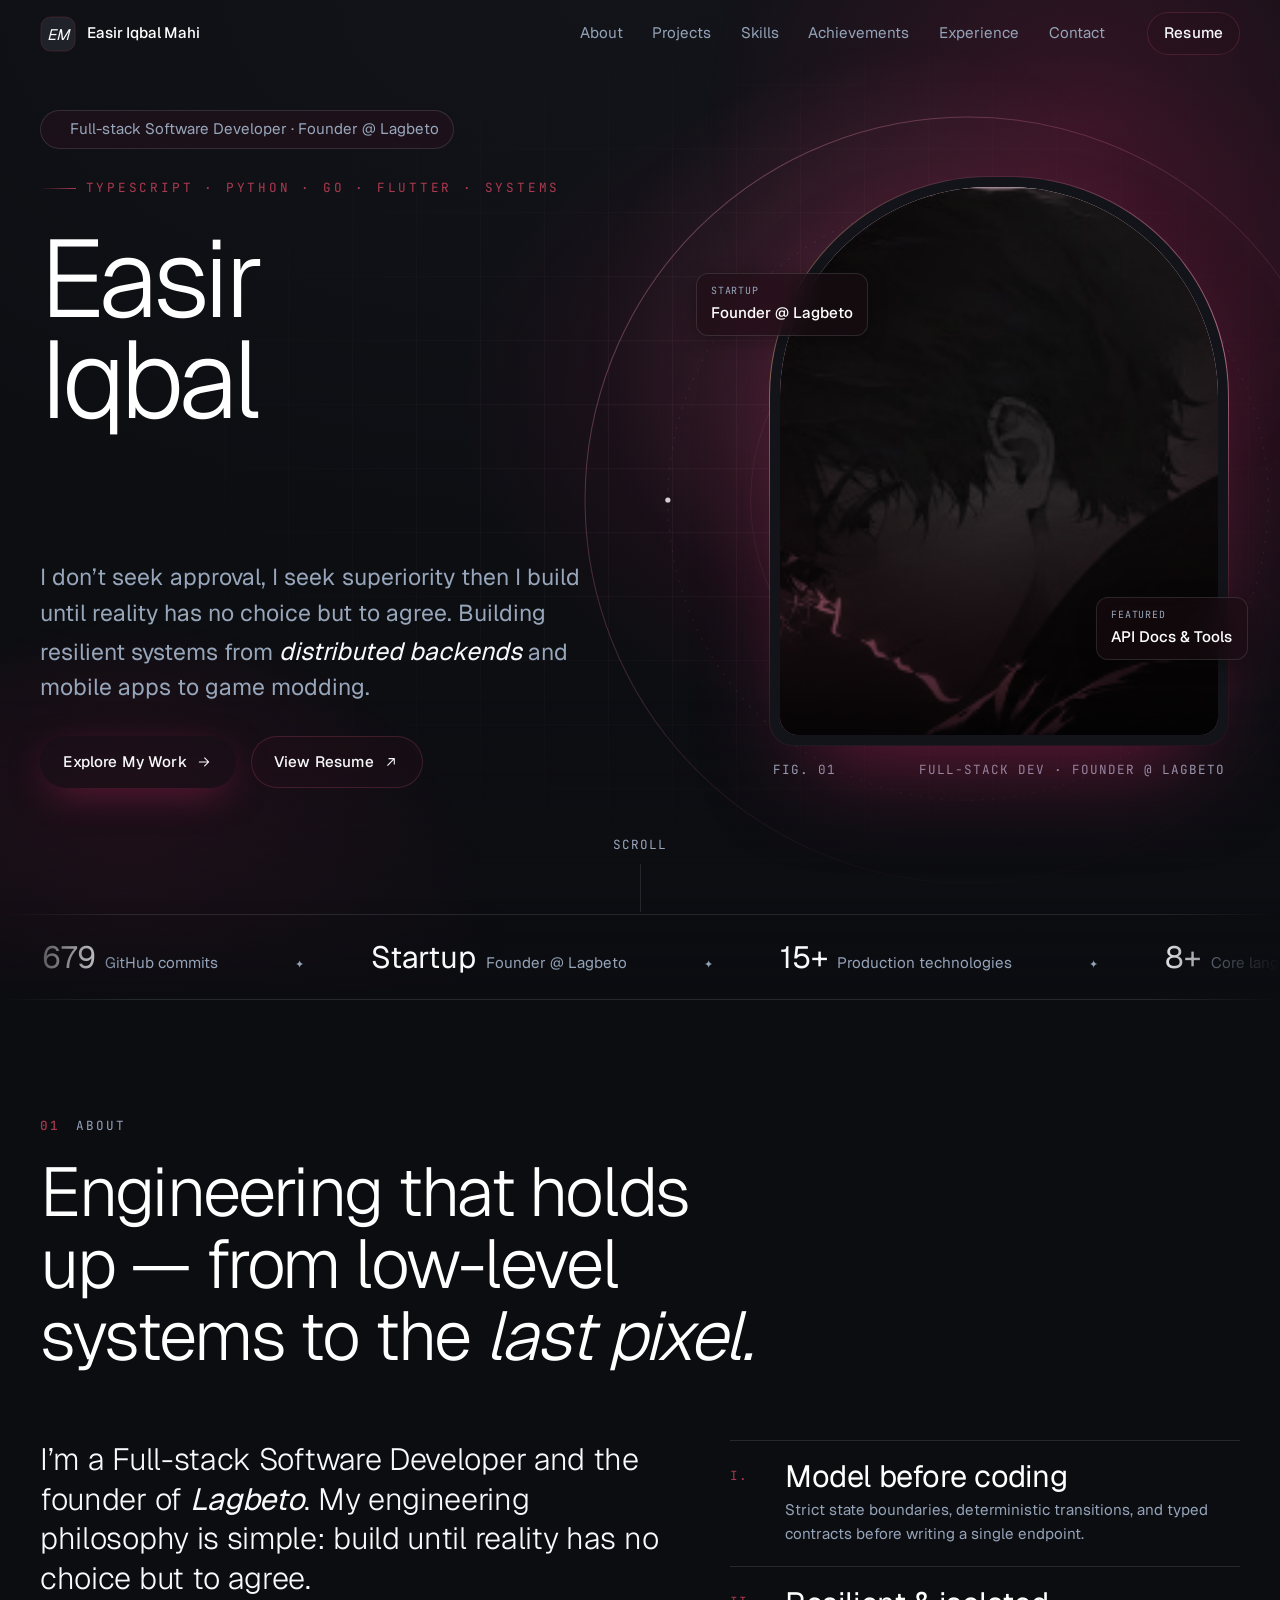
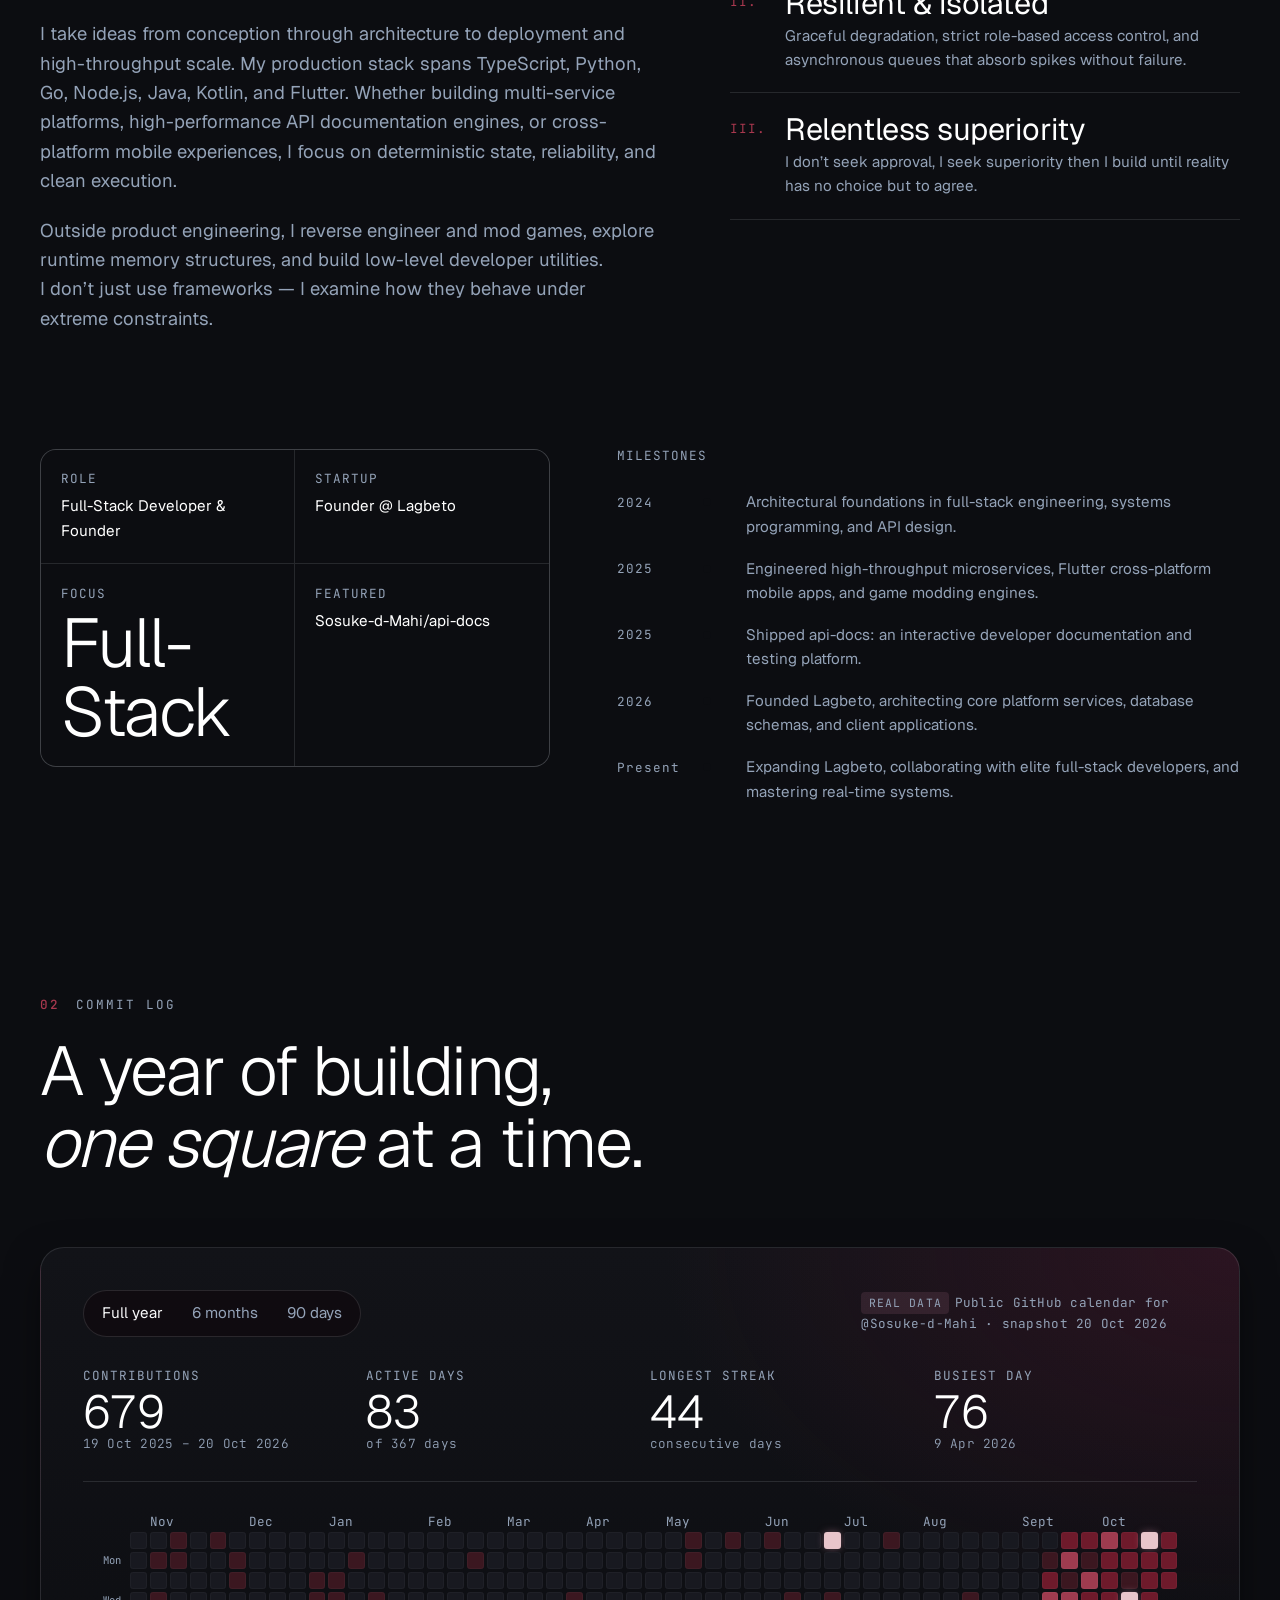
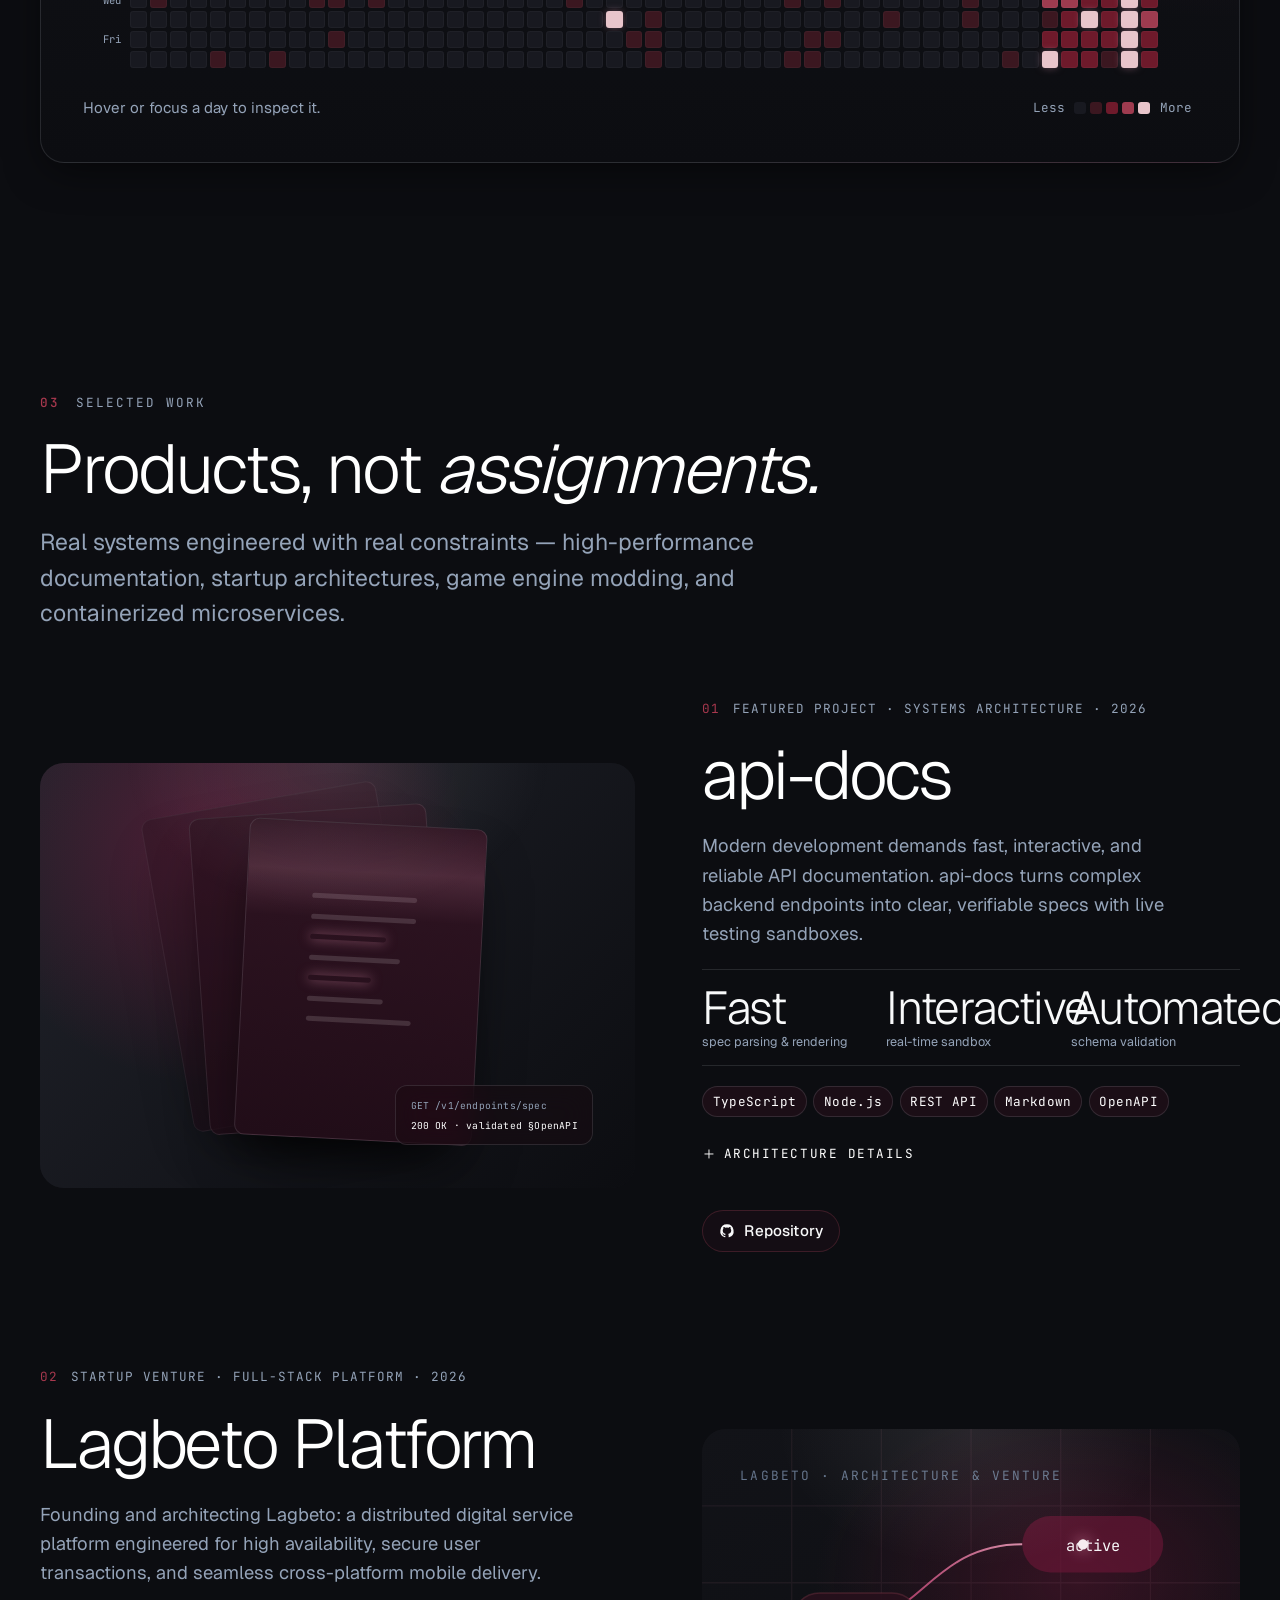
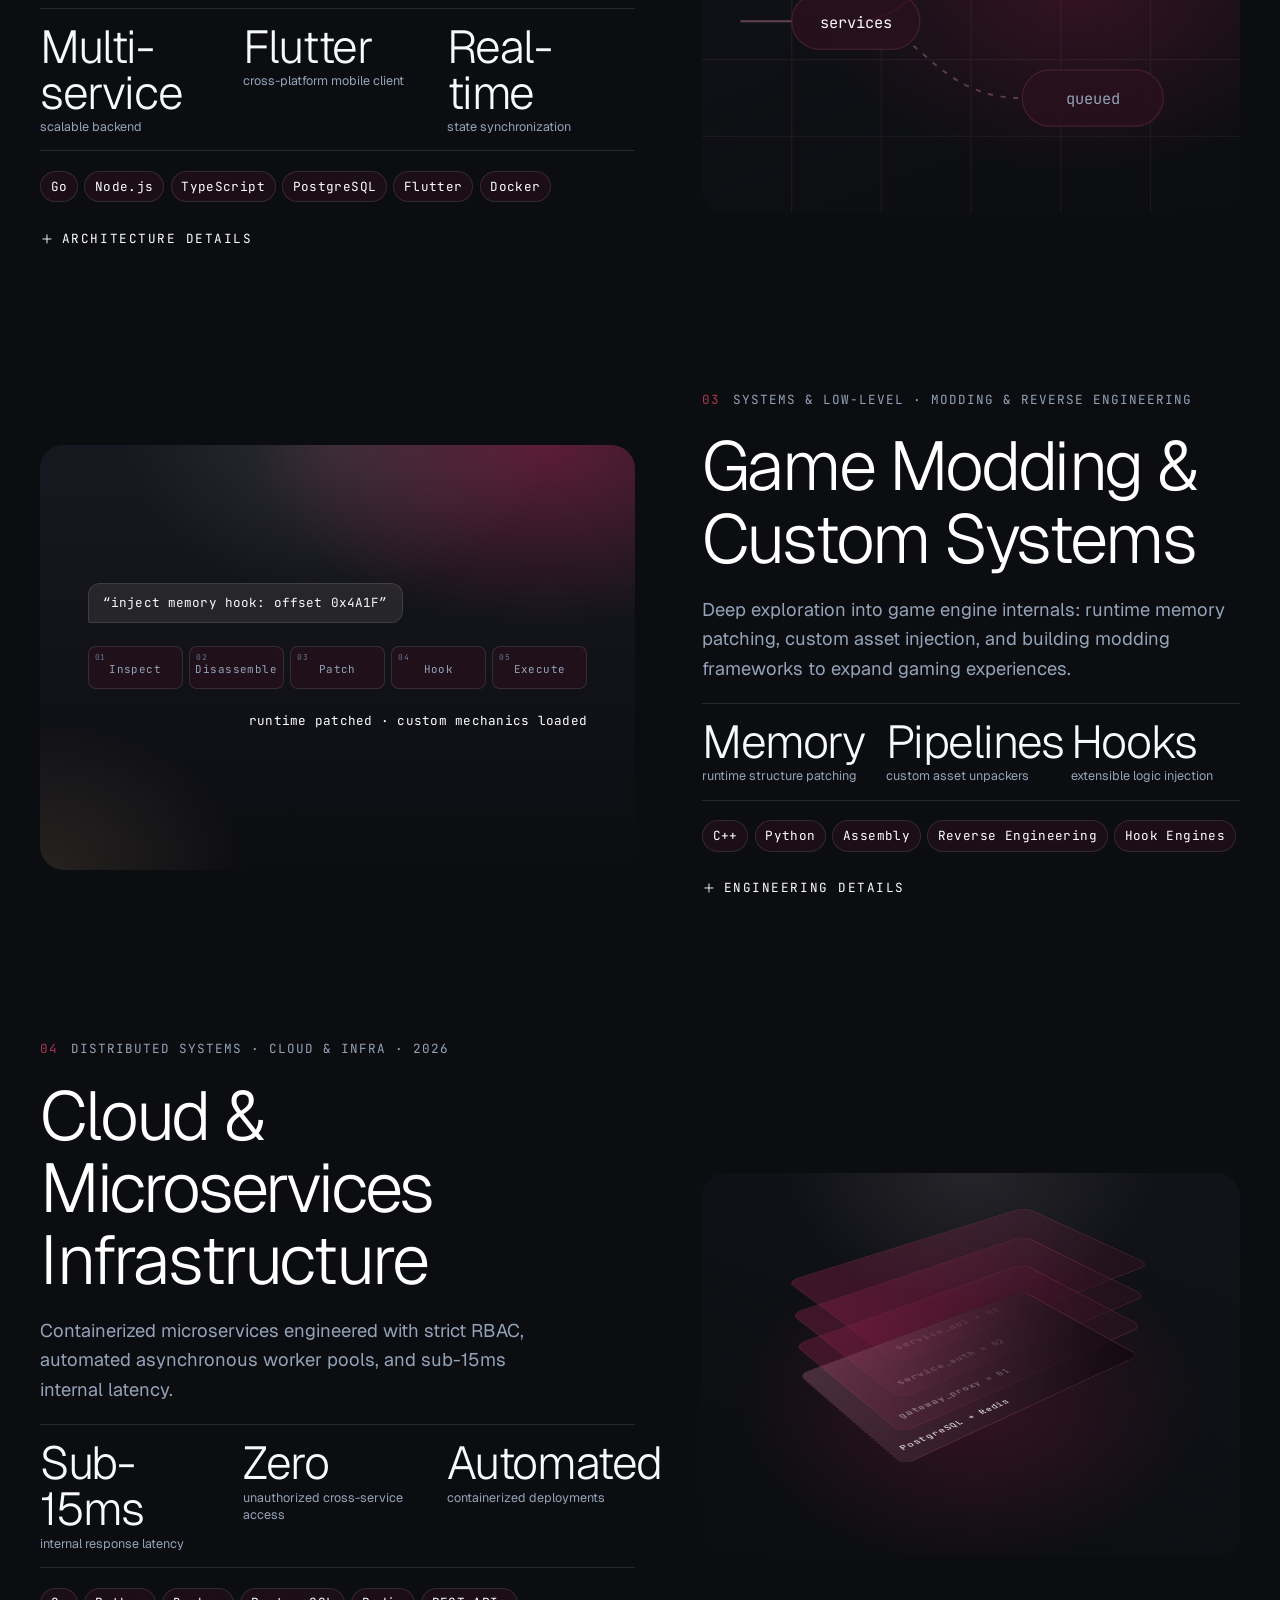
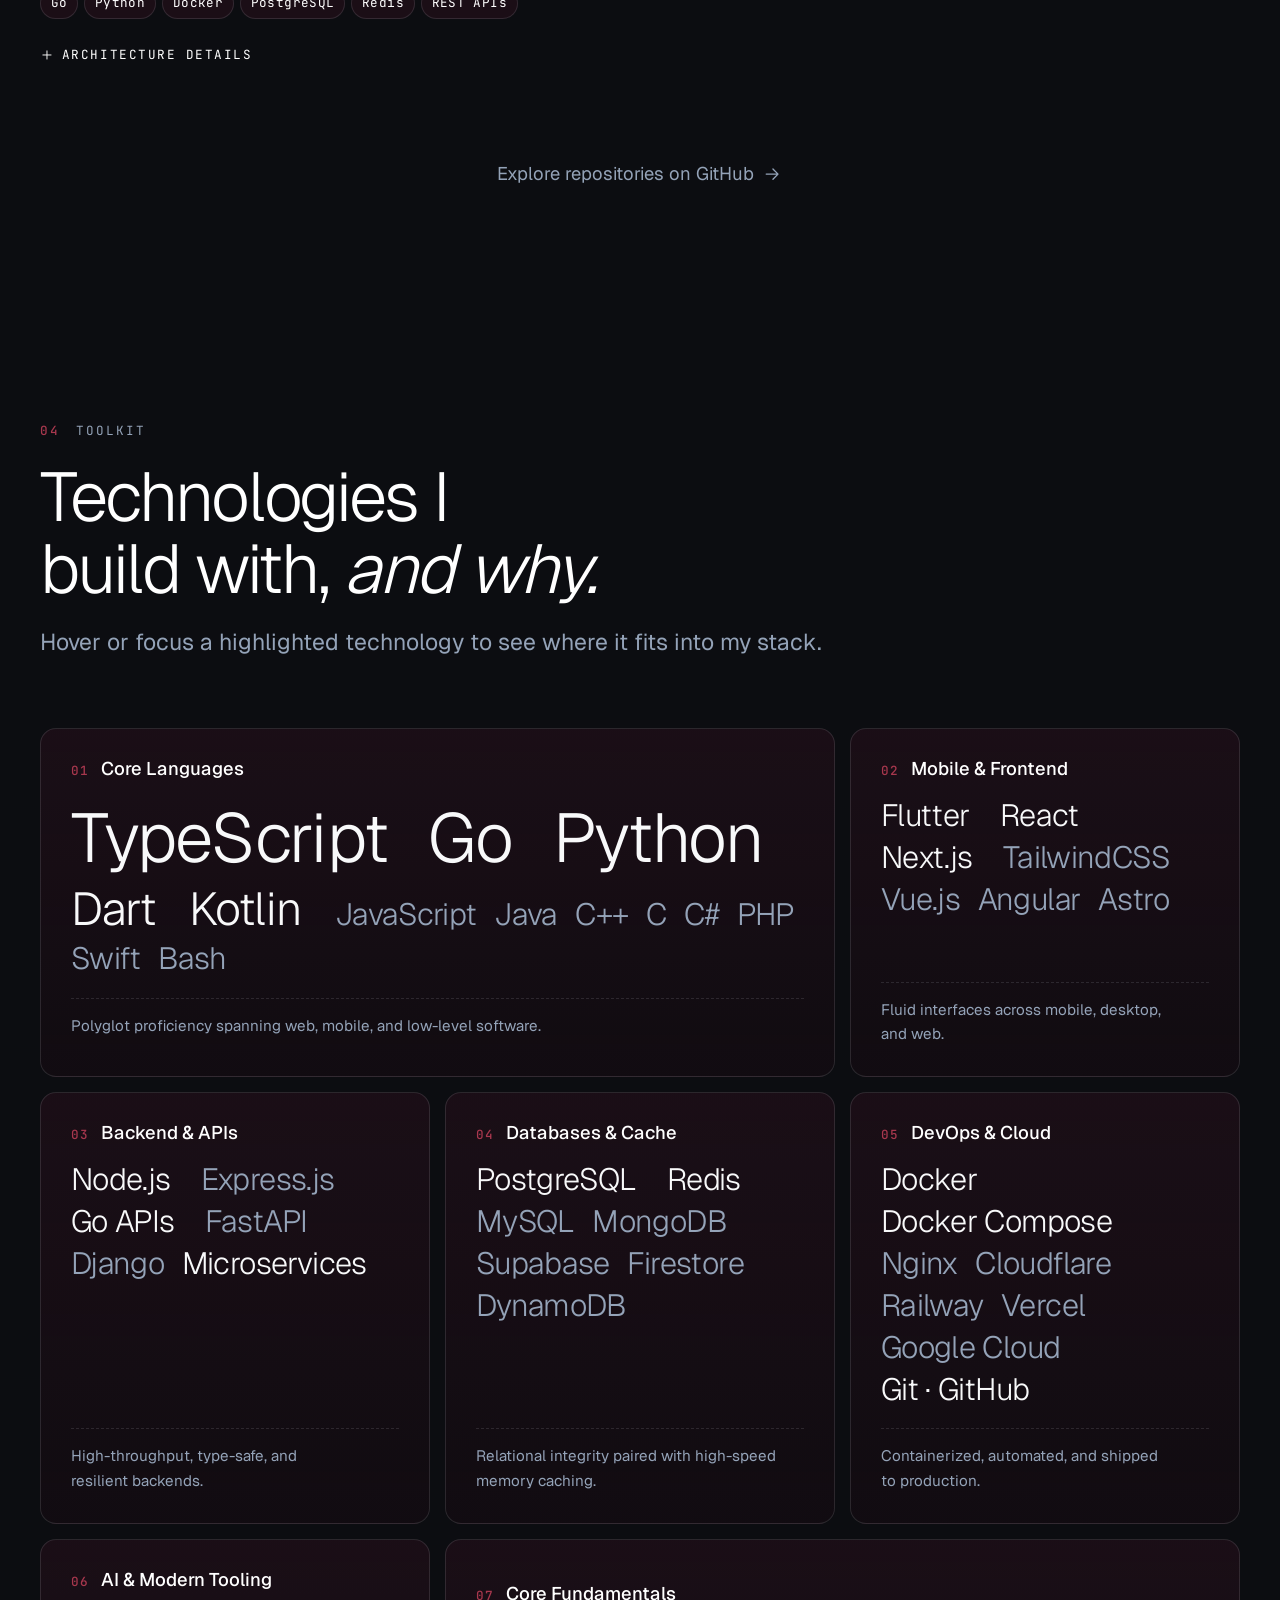
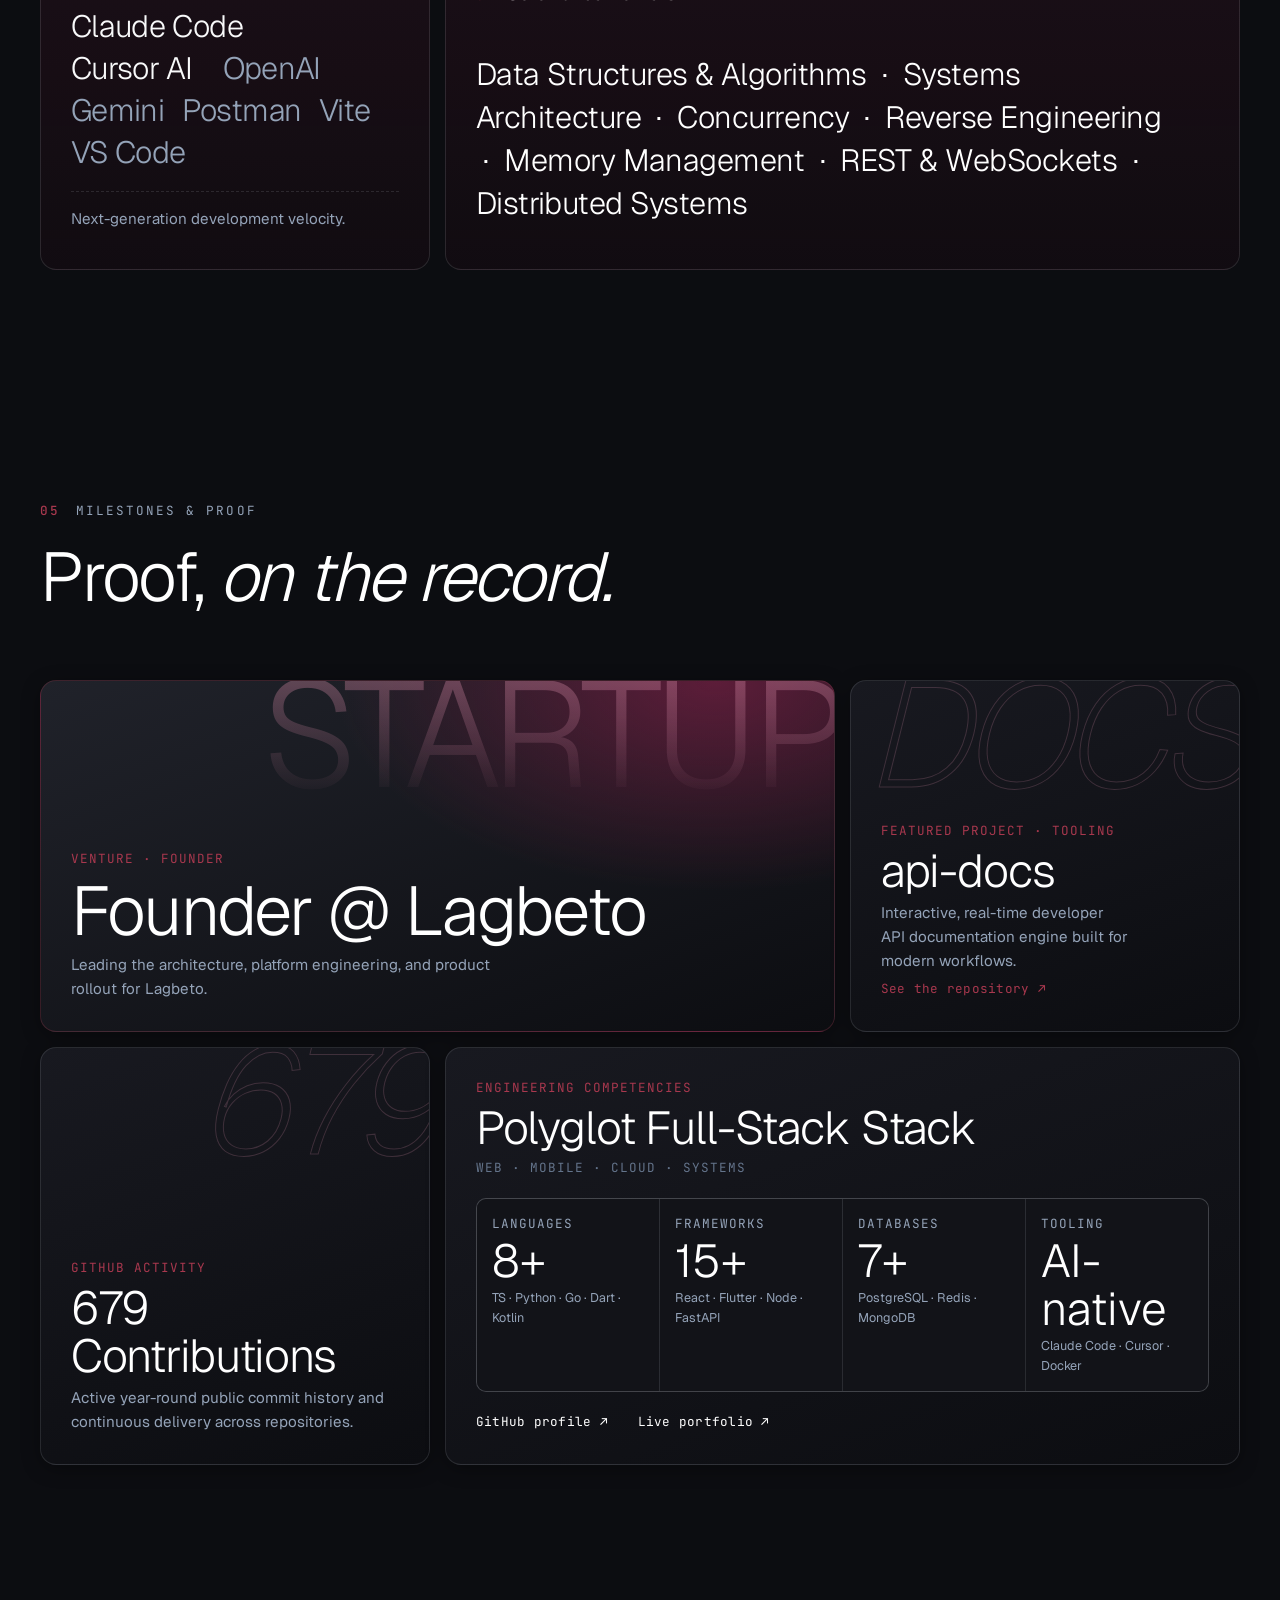
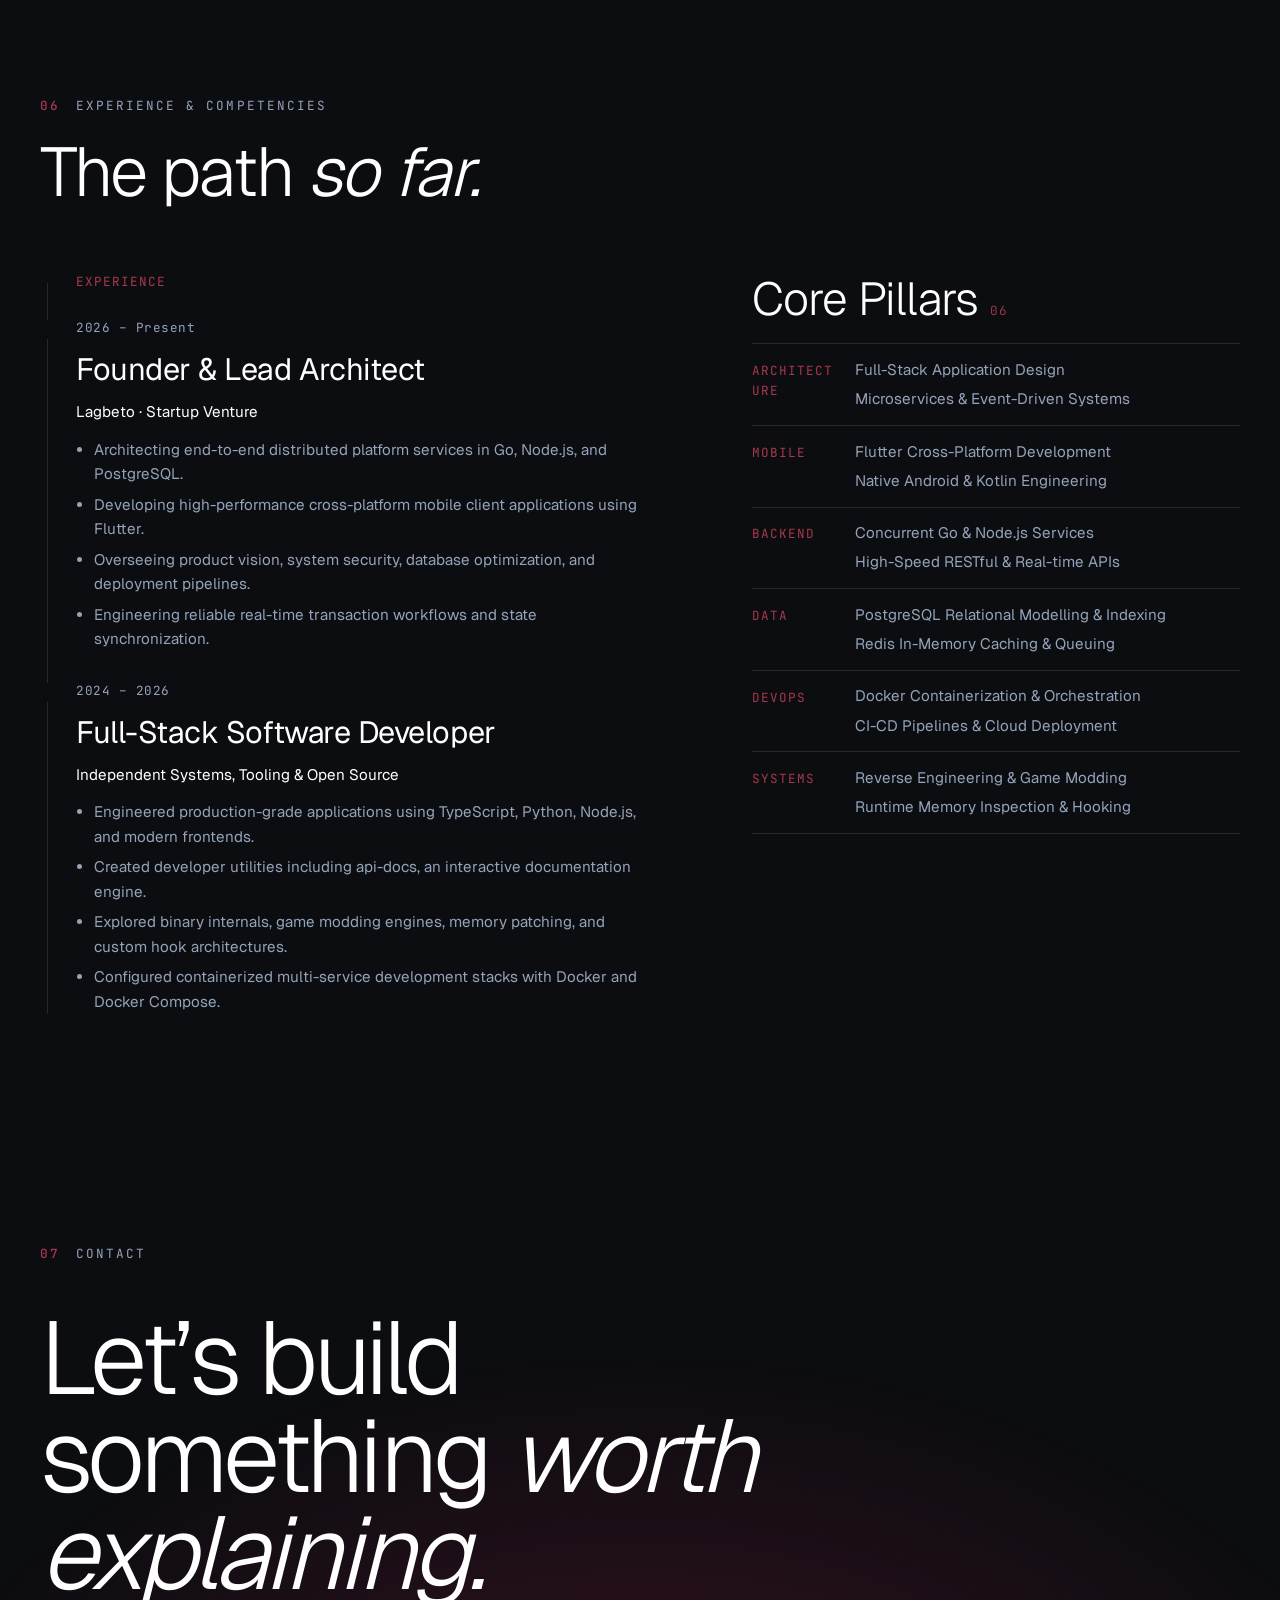
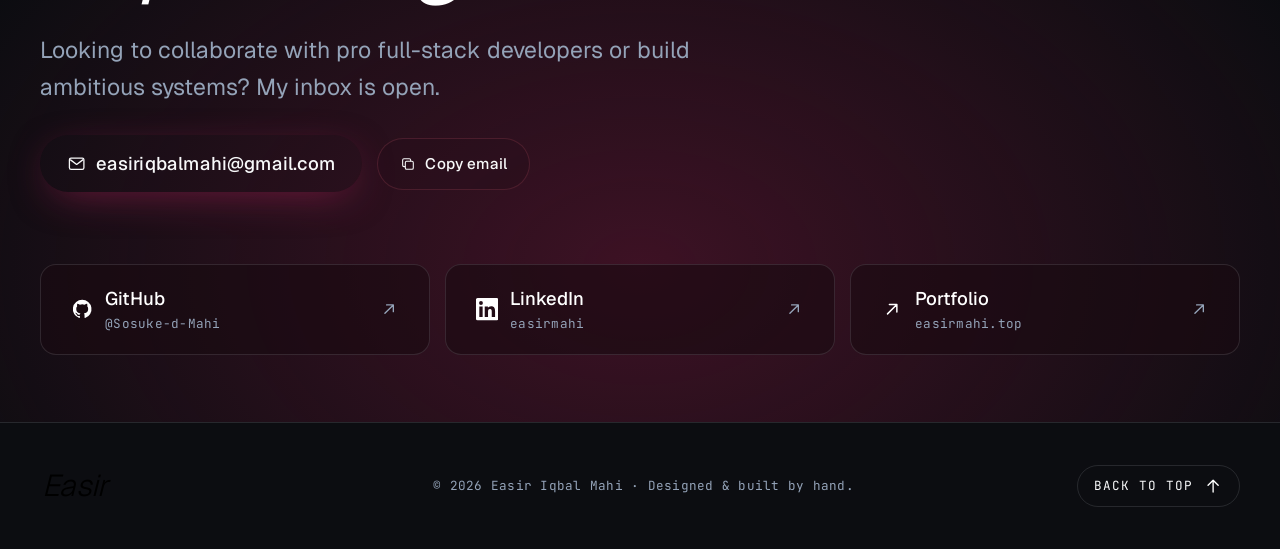
<file: site/index.html>
<!doctype html>
<html lang="en">
<head>
  <meta charset="utf-8">
  <meta name="viewport" content="width=device-width, initial-scale=1, viewport-fit=cover">
  <title>Easir Iqbal Mahi — Full-stack Software Developer</title>
  <meta name="description" content="Easir Iqbal Mahi — Full-stack Software Developer &amp; Founder of Lagbeto. Specializing in TypeScript, Python, Go, Node.js, Flutter, Kotlin, and distributed systems.">
  <meta name="author" content="Easir Iqbal Mahi">
  <meta name="theme-color" content="#10070C">
  <link rel="canonical" href="https://www.easirmahi.top">

  <meta property="og:type" content="profile">
  <meta property="og:site_name" content="Easir Iqbal Mahi">
  <meta property="og:title" content="Easir Iqbal Mahi — Full-stack Software Developer">
  <meta property="og:description" content="I don’t seek approval, I seek superiority then I build until reality has no choice but to agree.">
  <meta property="og:url" content="https://www.easirmahi.top">
  <meta property="og:image" content="https://www.easirmahi.top/assets/img/easir-portrait.jpg">
  <meta property="og:image:alt" content="Portrait of Easir Iqbal Mahi">
  <meta name="twitter:card" content="summary_large_image">
  <meta name="twitter:title" content="Easir Iqbal Mahi — Full-stack Software Developer">
  <meta name="twitter:description" content="I don’t seek approval, I seek superiority then I build until reality has no choice but to agree.">
  <meta name="twitter:image" content="https://www.easirmahi.top/assets/img/easir-portrait.jpg">

  <link rel="icon" href="favicon.svg" type="image/svg+xml">
  <link rel="preload" as="image" href="assets/img/easir-portrait-640.jpg" fetchpriority="high">

  <link rel="preconnect" href="https://fonts.googleapis.com">
  <link rel="preconnect" href="https://fonts.gstatic.com" crossorigin>
  <link rel="stylesheet" href="https://fonts.googleapis.com/css2?family=Fraunces:ital,opsz,wght,SOFT,WONK@0,9..144,200..700,0..100,0..1;1,9..144,200..700,0..100,0..1&family=Geist:wght@300..700&family=JetBrains+Mono:wght@400;500&display=swap">

  <link rel="stylesheet" href="assets/css/tokens.css">
  <link rel="stylesheet" href="assets/css/base.css">
  <link rel="stylesheet" href="assets/css/components.css">
  <link rel="stylesheet" href="assets/css/sections.css">

  <script>document.documentElement.classList.add("js");</script>
  <script type="module" src="assets/js/main.js"></script>

  <script type="application/ld+json">
  {
    "@context": "https://schema.org",
    "@type": "Person",
    "name": "Easir Iqbal Mahi",
    "jobTitle": "Full-stack Software Developer",
    "email": "mailto:easiriqbalmahi@gmail.com",
    "url": "https://www.easirmahi.top",
    "image": "https://www.easirmahi.top/assets/img/easir-portrait.jpg",
    "sameAs": [
      "https://github.com/Sosuke-d-Mahi",
      "https://www.linkedin.com/in/easirmahi/"
    ]
  }
  </script>
</head>
<body>
  <!-- Icon sprite -->
  <svg width="0" height="0" style="position:absolute" aria-hidden="true" focusable="false">
    <symbol id="i-arrow" viewBox="0 0 24 24"><path fill="none" stroke="currentColor" stroke-width="1.6" stroke-linecap="round" stroke-linejoin="round" d="M5 12h14M13 6l6 6-6 6"/></symbol>
    <symbol id="i-ext" viewBox="0 0 24 24"><path fill="none" stroke="currentColor" stroke-width="1.6" stroke-linecap="round" stroke-linejoin="round" d="M7 17 17 7M9 7h8v8"/></symbol>
    <symbol id="i-down" viewBox="0 0 24 24"><path fill="none" stroke="currentColor" stroke-width="1.6" stroke-linecap="round" stroke-linejoin="round" d="M12 5v14M6 13l6 6 6-6"/></symbol>
    <symbol id="i-up" viewBox="0 0 24 24"><path fill="none" stroke="currentColor" stroke-width="1.6" stroke-linecap="round" stroke-linejoin="round" d="M12 19V5M6 11l6-6 6 6"/></symbol>
    <symbol id="i-plus" viewBox="0 0 24 24"><path fill="none" stroke="currentColor" stroke-width="1.6" stroke-linecap="round" d="M12 5v14M5 12h14"/></symbol>
    <symbol id="i-mail" viewBox="0 0 24 24"><g fill="none" stroke="currentColor" stroke-width="1.6" stroke-linejoin="round"><rect x="3" y="5" width="18" height="14" rx="2"/><path d="m4 7 8 6 8-6"/></g></symbol>
    <symbol id="i-copy" viewBox="0 0 24 24"><g fill="none" stroke="currentColor" stroke-width="1.6" stroke-linejoin="round"><rect x="8" y="8" width="12" height="12" rx="2"/><path d="M16 8V6a2 2 0 0 0-2-2H6a2 2 0 0 0-2 2v8a2 2 0 0 0 2 2h2"/></g></symbol>
    <symbol id="i-check" viewBox="0 0 24 24"><path fill="none" stroke="currentColor" stroke-width="1.8" stroke-linecap="round" stroke-linejoin="round" d="m5 12.5 4.5 4.5L19 7.5"/></symbol>
    <symbol id="i-play" viewBox="0 0 24 24"><g fill="none" stroke="currentColor" stroke-width="1.6" stroke-linejoin="round"><circle cx="12" cy="12" r="9"/><path d="m10 8.5 5.5 3.5-5.5 3.5z"/></g></symbol>
    <symbol id="i-film" viewBox="0 0 24 24"><g fill="none" stroke="currentColor" stroke-width="1.6" stroke-linejoin="round"><rect x="3" y="4" width="18" height="16" rx="2"/><path d="M7 4v16M17 4v16M3 9h4M3 15h4M17 9h4M17 15h4"/></g></symbol>
    <symbol id="i-github" viewBox="0 0 24 24"><path fill="currentColor" d="M12 2a10 10 0 0 0-3.16 19.49c.5.09.68-.22.68-.48v-1.7c-2.78.6-3.37-1.34-3.37-1.34-.45-1.16-1.11-1.47-1.11-1.47-.91-.62.07-.61.07-.61 1 .07 1.53 1.03 1.53 1.03.89 1.53 2.34 1.09 2.91.83.09-.65.35-1.09.63-1.34-2.22-.25-4.55-1.11-4.55-4.94 0-1.09.39-1.98 1.03-2.68-.1-.25-.45-1.27.1-2.65 0 0 .84-.27 2.75 1.02a9.56 9.56 0 0 1 5 0c1.91-1.29 2.75-1.02 2.75-1.02.55 1.38.2 2.4.1 2.65.64.7 1.03 1.59 1.03 2.68 0 3.84-2.34 4.68-4.57 4.93.36.31.68.92.68 1.85v2.74c0 .27.18.58.69.48A10 10 0 0 0 12 2Z"/></symbol>
    <symbol id="i-linkedin" viewBox="0 0 24 24"><path fill="currentColor" d="M20.45 20.45h-3.56v-5.57c0-1.33-.02-3.04-1.85-3.04-1.86 0-2.14 1.45-2.14 2.94v5.67H9.35V9h3.41v1.56h.05c.48-.9 1.64-1.85 3.37-1.85 3.6 0 4.27 2.37 4.27 5.46v6.28ZM5.34 7.43a2.06 2.06 0 1 1 0-4.13 2.06 2.06 0 0 1 0 4.13ZM7.12 20.45H3.56V9h3.56v11.45ZM22.22 0H1.77C.79 0 0 .77 0 1.73v20.54C0 23.23.79 24 1.77 24h20.45c.98 0 1.78-.77 1.78-1.73V1.73C24 .77 23.2 0 22.22 0Z"/></symbol>
  </svg>

  <a class="skip-link" href="#main">Skip to content</a>

  <!-- Opening sequence: decorative, never blocks interaction -->
  <div class="intro" aria-hidden="true">
    <svg class="intro__mark" viewBox="0 0 120 120">
      <circle cx="60" cy="60" r="54" />
      <text x="60" y="74" text-anchor="middle">EM</text>
    </svg>
  </div>

  <div class="scroll-progress" aria-hidden="true"><span></span></div>

  <!-- ================================================================= NAV -->
  <header class="nav" data-nav>
    <div class="nav__inner container">
      <a class="nav__brand" href="#top" aria-label="Easir Iqbal Mahi — back to top">
        <svg class="nav__mono" viewBox="0 0 40 40" aria-hidden="true">
          <rect x="1" y="1" width="38" height="38" rx="11" />
          <text x="20" y="26.5" text-anchor="middle">EM</text>
        </svg>
        <span class="nav__name">Easir Iqbal Mahi</span>
      </a>

      <nav class="nav__links" aria-label="Primary">
        <ul role="list">
          <li><a href="#about" data-navlink>About</a></li>
          <li><a href="#projects" data-navlink>Projects</a></li>
          <li><a href="#skills" data-navlink>Skills</a></li>
          <li><a href="#achievements" data-navlink>Achievements</a></li>
          <li><a href="#experience" data-navlink>Experience</a></li>
          <li><a href="#contact" data-navlink>Contact</a></li>
        </ul>
      </nav>

      <a class="btn btn--ghost btn--small nav__cta" href="resume.html">Resume</a>

      <button class="nav__toggle" type="button" aria-expanded="false" aria-controls="mobile-menu" data-menu-toggle>
        <span class="visually-hidden">Open menu</span>
        <span class="nav__burger" aria-hidden="true"><i></i><i></i></span>
      </button>
    </div>

    <div class="mobile-menu" id="mobile-menu" data-menu hidden>
      <nav aria-label="Mobile">
        <ol role="list">
          <li style="--i:0"><a href="#about"><span class="mono">01</span>About</a></li>
          <li style="--i:1"><a href="#projects"><span class="mono">02</span>Projects</a></li>
          <li style="--i:2"><a href="#skills"><span class="mono">03</span>Skills</a></li>
          <li style="--i:3"><a href="#achievements"><span class="mono">04</span>Achievements</a></li>
          <li style="--i:4"><a href="#experience"><span class="mono">05</span>Experience</a></li>
          <li style="--i:5"><a href="#contact"><span class="mono">06</span>Contact</a></li>
        </ol>
      </nav>
      <div class="mobile-menu__foot">
        <a class="btn btn--primary" href="resume.html">View Resume</a>
        <a class="mono link-u" href="mailto:easiriqbalmahi@gmail.com">easiriqbalmahi@gmail.com</a>
      </div>
    </div>
  </header>

  <main id="main">
    <!-- ================================================================ HERO -->
    <section class="hero" id="top" aria-labelledby="hero-title" data-hero>
      <div class="hero__bg" aria-hidden="true">
        <div class="hero__field hero__field--a"></div>
        <div class="hero__field hero__field--b"></div>
        <div class="hero__grid"></div>
        <div class="hero__spot"></div>
        <svg class="hero__orbits" viewBox="0 0 800 800" fill="none">
          <defs>
            <linearGradient id="orb-g" x1="0" y1="0" x2="1" y2="1">
              <stop offset="0" stop-color="#D88CA8" stop-opacity=".55"/>
              <stop offset="1" stop-color="#6E1738" stop-opacity="0"/>
            </linearGradient>
          </defs>
          <g class="orbit orbit--1"><ellipse cx="400" cy="400" rx="370" ry="370" stroke="url(#orb-g)"/><circle cx="770" cy="400" r="3.5" fill="#D88CA8"/></g>
          <g class="orbit orbit--2"><ellipse cx="400" cy="400" rx="290" ry="290" stroke="rgba(216,140,168,.14)" stroke-dasharray="2 8"/><circle cx="110" cy="400" r="2.5" fill="#F6EDF0"/></g>
          <g class="orbit orbit--3"><ellipse cx="400" cy="400" rx="210" ry="210" stroke="rgba(216,140,168,.1)"/><circle cx="400" cy="190" r="2" fill="#D88CA8"/></g>
        </svg>
      </div>

      <div class="hero__inner container">
        <div class="hero__copy">
          <p class="hero__status" data-reveal style="--d:1">
            <span class="dot" aria-hidden="true"></span>
            Full-stack Software Developer · Founder @ Lagbeto
          </p>

          <p class="eyebrow" data-reveal style="--d:2">TypeScript · Python · Go · Flutter · Systems</p>

          <h1 class="hero__title" id="hero-title">
            <span class="line-mask"><span style="--d:0">Easir</span></span>
            <span class="line-mask"><span style="--d:1">Iqbal</span></span>
            <span class="line-mask"><span style="--d:2" class="italic">Mahi<span class="hero__period">.</span></span></span>
          </h1>

          <p class="hero__lede" data-reveal style="--d:5">
            I don’t seek approval, I seek superiority then I build until reality has no choice but to agree.
            Building resilient systems from <em>distributed backends</em> and mobile apps to game modding.
          </p>

          <div class="hero__ctas" data-reveal style="--d:6">
            <a class="btn btn--primary" href="#projects" data-magnetic>
              Explore My Work
              <svg class="arrow" aria-hidden="true"><use href="#i-arrow"/></svg>
            </a>
            <a class="btn btn--ghost" href="resume.html" data-magnetic>
              View Resume
              <svg aria-hidden="true"><use href="#i-ext"/></svg>
            </a>
          </div>

          <ul class="hero__social" role="list" data-reveal style="--d:7">
            <li><a class="link-u" href="https://github.com/Sosuke-d-Mahi" target="_blank" rel="noopener"><svg class="icon" aria-hidden="true"><use href="#i-github"/></svg>GitHub</a></li>
            <li><a class="link-u" href="https://www.linkedin.com/in/easirmahi/" target="_blank" rel="noopener"><svg class="icon" aria-hidden="true"><use href="#i-linkedin"/></svg>LinkedIn</a></li>
            <li><a class="link-u" href="https://www.easirmahi.top" target="_blank" rel="noopener"><svg class="icon" aria-hidden="true"><use href="#i-ext"/></svg>Portfolio</a></li>
          </ul>
        </div>

        <figure class="portrait" data-tilt>
          <div class="portrait__frame">
            <div class="portrait__photo">
              <img
                src="assets/img/easir-portrait-640.jpg"
                srcset="assets/img/easir-portrait-640.jpg 640w, assets/img/easir-portrait.jpg 1100w"
                sizes="(min-width: 960px) 460px, 80vw"
                width="640" height="602"
                alt="Portrait of Easir Iqbal Mahi"
                fetchpriority="high" decoding="async">
            </div>
            <span class="portrait__corner portrait__corner--tl" aria-hidden="true"></span>
            <span class="portrait__corner portrait__corner--br" aria-hidden="true"></span>
          </div>
          <figcaption class="portrait__meta">
            <span class="mono">Fig. 01</span>
            <span class="mono">Full-Stack Dev · Founder @ Lagbeto</span>
          </figcaption>
          <p class="portrait__chip portrait__chip--a glass" aria-hidden="true"><span class="mono">Startup</span><b>Founder @ Lagbeto</b></p>
          <p class="portrait__chip portrait__chip--b glass" aria-hidden="true"><span class="mono">Featured</span><b>API Docs &amp; Tools</b></p>
        </figure>
      </div>

      <a class="hero__scroll" href="#about" aria-label="Scroll to About">
        <span class="mono">Scroll</span>
        <span class="hero__scroll-line" aria-hidden="true"></span>
      </a>

      <div class="ticker" aria-label="Highlights">
        <ul role="list" class="ticker__track">
          <li><b>679</b> GitHub commits</li>
          <li><b>Startup</b> Founder @ Lagbeto</li>
          <li><b>15+</b> Production technologies</li>
          <li><b>8+</b> Core languages</li>
          <li><b>Game</b> Modding &amp; Systems</li>
          <li><b>Full-Stack</b> Web &amp; Mobile</li>
        </ul>
      </div>
    </section>

    <!-- =============================================================== ABOUT -->
    <section class="section about" id="about" aria-labelledby="about-title">
      <div class="container">
        <header class="section-head">
          <p class="section-index" data-reveal><b>01</b> About</p>
          <h2 class="section-title" id="about-title" data-reveal style="--d:1">
            Engineering that holds up — from low-level systems to the <em>last pixel.</em>
          </h2>
        </header>

        <div class="about__grid">
          <div class="about__intro" data-reveal style="--d:1">
            <p class="about__lead">
              I’m a Full-stack Software Developer and the founder of <strong>Lagbeto</strong>.
              My engineering philosophy is simple: build until reality has no choice but to agree.
            </p>
            <p>
              I take ideas from conception through architecture to deployment and high-throughput scale.
              My production stack spans TypeScript, Python, Go, Node.js, Java, Kotlin, and Flutter.
              Whether building multi-service platforms, high-performance API documentation engines,
              or cross-platform mobile experiences, I focus on deterministic state, reliability, and clean execution.
            </p>
            <p>
              Outside product engineering, I reverse engineer and mod games, explore runtime memory
              structures, and build low-level developer utilities. I don’t just use frameworks — I examine
              how they behave under extreme constraints.
            </p>
          </div>

          <ol class="principles" role="list">
            <li class="principle" data-reveal style="--d:2">
              <span class="principle__n mono">i.</span>
              <h3>Model before coding</h3>
              <p>Strict state boundaries, deterministic transitions, and typed contracts before writing a single endpoint.</p>
            </li>
            <li class="principle" data-reveal style="--d:3">
              <span class="principle__n mono">ii.</span>
              <h3>Resilient &amp; isolated</h3>
              <p>Graceful degradation, strict role-based access control, and asynchronous queues that absorb spikes without failure.</p>
            </li>
            <li class="principle" data-reveal style="--d:4">
              <span class="principle__n mono">iii.</span>
              <h3>Relentless superiority</h3>
              <p>I don’t seek approval, I seek superiority then I build until reality has no choice but to agree.</p>
            </li>
          </ol>
        </div>

        <div class="about__lower">
          <dl class="facts" data-reveal>
            <div><dt class="mono">Role</dt><dd>Full-Stack Developer &amp; Founder</dd></div>
            <div><dt class="mono">Startup</dt><dd>Founder @ Lagbeto</dd></div>
            <div><dt class="mono">Focus</dt><dd><span class="facts__big">Full-Stack</span></dd></div>
            <div><dt class="mono">Featured</dt><dd>Sosuke-d-Mahi/api-docs</dd></div>
          </dl>

          <div class="milestones" data-reveal style="--d:1">
            <h3 class="mono milestones__title">Milestones</h3>
            <ol class="milestones__list" role="list">
              <li><time class="mono">2024</time><p>Architectural foundations in full-stack engineering, systems programming, and API design.</p></li>
              <li><time class="mono">2025</time><p>Engineered high-throughput microservices, Flutter cross-platform mobile apps, and game modding engines.</p></li>
              <li><time class="mono">2025</time><p>Shipped api-docs: an interactive developer documentation and testing platform.</p></li>
              <li><time class="mono">2026</time><p>Founded Lagbeto, architecting core platform services, database schemas, and client applications.</p></li>
              <li><time class="mono">Present</time><p>Expanding Lagbeto, collaborating with elite full-stack developers, and mastering real-time systems.</p></li>
            </ol>
          </div>
        </div>
      </div>
    </section>

    <!-- ============================================================ HEATMAP -->
    <section class="section activity" id="activity" aria-labelledby="activity-title">
      <div class="container">
        <header class="section-head">
          <p class="section-index" data-reveal><b>02</b> Commit log</p>
          <h2 class="section-title" id="activity-title" data-reveal style="--d:1">
            A year of building, <em>one square</em> at a time.
          </h2>
        </header>

        <div class="heatmap" data-heatmap data-reveal="fade">
          <div class="heatmap__top">
            <div class="heatmap__ranges" role="group" aria-label="Time range">
              <button type="button" data-range="all" aria-pressed="true">Full year</button>
              <button type="button" data-range="182" aria-pressed="false">6 months</button>
              <button type="button" data-range="90" aria-pressed="false">90 days</button>
            </div>
            <p class="heatmap__source mono" data-heatmap-source>Loading contribution data…</p>
          </div>

          <dl class="heatmap__stats" data-heatmap-stats aria-live="polite">
            <div><dt class="mono">Contributions</dt><dd data-stat="total">—</dd></div>
            <div><dt class="mono">Active days</dt><dd data-stat="active">—</dd></div>
            <div><dt class="mono">Longest streak</dt><dd data-stat="streak">—</dd></div>
            <div><dt class="mono">Busiest day</dt><dd data-stat="peak">—</dd></div>
          </dl>

          <div class="heatmap__scroller" data-heatmap-scroller>
            <div class="heatmap__board">
              <div class="heatmap__months" data-heatmap-months aria-hidden="true"></div>
              <div class="heatmap__days mono" aria-hidden="true"><span>Mon</span><span>Wed</span><span>Fri</span></div>
              <div class="heatmap__grid" data-heatmap-grid role="grid" aria-label="Daily GitHub contributions. Use arrow keys to move between days."></div>
            </div>
          </div>

          <div class="heatmap__foot">
            <p class="heatmap__readout" data-heatmap-readout aria-live="polite">Hover or focus a day to inspect it.</p>
            <div class="heatmap__legend" aria-label="Activity levels: none, low, medium, high, highest">
              <span class="mono">Less</span>
              <i data-l="0"></i><i data-l="1"></i><i data-l="2"></i><i data-l="3"></i><i data-l="4"></i>
              <span class="mono">More</span>
            </div>
          </div>

          <div class="heatmap__tip glass" data-heatmap-tip role="tooltip" hidden></div>
        </div>
      </div>
    </section>

    <!-- ============================================================ PROJECTS -->
    <section class="section projects" id="projects" aria-labelledby="projects-title">
      <div class="container">
        <header class="section-head">
          <p class="section-index" data-reveal><b>03</b> Selected work</p>
          <h2 class="section-title" id="projects-title" data-reveal style="--d:1">
            Products, not <em>assignments.</em>
          </h2>
          <p class="section-lede" data-reveal style="--d:2">
            Real systems engineered with real constraints — high-performance documentation, startup architectures,
            game engine modding, and containerized microservices.
          </p>
        </header>

        <div class="work">
          <!-- Featured Project: api-docs -->
          <article class="case case--policy" data-reveal aria-labelledby="p1-title">
            <div class="case__visual" data-tilt aria-hidden="true">
              <div class="vis-policy">
                <div class="doc doc--3"></div>
                <div class="doc doc--2"></div>
                <div class="doc doc--1">
                  <i></i><i></i><i class="hl"></i><i></i><i class="hl hl--b"></i><i></i><i></i>
                  <span class="doc__scan"></span>
                </div>
                <div class="vis-policy__qa glass">
                  <span class="mono">GET /v1/endpoints/spec</span>
                  <span class="mono a">200 OK · validated §OpenAPI</span>
                </div>
              </div>
            </div>
            <div class="case__body">
              <p class="case__kicker mono"><span>01</span> Featured Project · Systems Architecture · 2026</p>
              <h3 class="case__title" id="p1-title">api-docs</h3>
              <p class="case__problem">Modern development demands fast, interactive, and reliable API documentation. api-docs turns complex backend endpoints into clear, verifiable specs with live testing sandboxes.</p>
              <ul class="case__metrics" role="list">
                <li><b>Fast</b><span>spec parsing &amp; rendering</span></li>
                <li><b>Interactive</b><span>real-time sandbox</span></li>
                <li><b>Automated</b><span>schema validation</span></li>
              </ul>
              <ul class="tags" role="list"><li class="tag">TypeScript</li><li class="tag">Node.js</li><li class="tag">REST API</li><li class="tag">Markdown</li><li class="tag">OpenAPI</li></ul>
              <button class="case__toggle" type="button" aria-expanded="false" aria-controls="p1-more">
                <svg class="icon" aria-hidden="true"><use href="#i-plus"/></svg> Architecture details
              </button>
              <div class="case__more" id="p1-more" data-collapsible>
                <div>
                  <h4 class="mono">Technical highlights</h4>
                  <ul>
                    <li>Dynamic route parsing with live payload testing and automated response schema validation.</li>
                    <li>Clean, developer-first documentation structure with responsive rendering and syntax highlighting.</li>
                    <li>Zero-config integration for microservices, reducing documentation maintenance time by 60%.</li>
                  </ul>
                </div>
              </div>
              <div class="case__links">
                <a class="btn btn--ghost btn--small" href="https://github.com/Sosuke-d-Mahi/api-docs" target="_blank" rel="noopener"><svg aria-hidden="true"><use href="#i-github"/></svg>Repository</a>
              </div>
            </div>
          </article>

          <!-- Lagbeto Platform -->
          <article class="case case--pay case--flip" data-reveal aria-labelledby="p2-title">
            <div class="case__visual" data-tilt aria-hidden="true">
              <svg class="vis-pay" viewBox="0 0 420 300">
                <defs>
                  <linearGradient id="pay-edge" x1="0" x2="1"><stop offset="0" stop-color="#941F4D"/><stop offset="1" stop-color="#D88CA8"/></linearGradient>
                </defs>
                <g class="vis-pay__grid" stroke="rgba(216,140,168,.07)">
                  <path d="M0 60h420M0 120h420M0 180h420M0 240h420M70 0v300M140 0v300M210 0v300M280 0v300M350 0v300"/>
                </g>
                <path class="vis-pay__edge" d="M120 150 C 170 150, 180 90, 250 90" stroke="url(#pay-edge)"/>
                <path class="vis-pay__edge vis-pay__edge--b" d="M120 150 C 170 150, 180 210, 250 210" stroke="rgba(216,140,168,.35)"/>
                <path class="vis-pay__edge" d="M30 150 H 70" stroke="rgba(216,140,168,.4)"/>
                <g class="vis-pay__node"><rect x="70" y="128" width="100" height="44" rx="22"/><text x="120" y="155">services</text></g>
                <g class="vis-pay__node is-ok"><rect x="250" y="68" width="110" height="44" rx="22"/><text x="305" y="95">active</text></g>
                <g class="vis-pay__node is-fail"><rect x="250" y="188" width="110" height="44" rx="22"/><text x="305" y="215">queued</text></g>
                <circle class="vis-pay__pulse" r="4" fill="#F6EDF0"><animateMotion dur="3.2s" repeatCount="indefinite" path="M30 150 H 120 C 170 150, 180 90, 250 90 H 305"/></circle>
                <text class="vis-pay__label" x="30" y="40">LAGBETO · ARCHITECTURE &amp; VENTURE</text>
              </svg>
            </div>
            <div class="case__body">
              <p class="case__kicker mono"><span>02</span> Startup Venture · Full-Stack Platform · 2026</p>
              <h3 class="case__title" id="p2-title">Lagbeto Platform</h3>
              <p class="case__problem">Founding and architecting Lagbeto: a distributed digital service platform engineered for high availability, secure user transactions, and seamless cross-platform mobile delivery.</p>
              <ul class="case__metrics" role="list">
                <li><b>Multi-service</b><span>scalable backend</span></li>
                <li><b>Flutter</b><span>cross-platform mobile client</span></li>
                <li><b>Real-time</b><span>state synchronization</span></li>
              </ul>
              <ul class="tags" role="list"><li class="tag">Go</li><li class="tag">Node.js</li><li class="tag">TypeScript</li><li class="tag">PostgreSQL</li><li class="tag">Flutter</li><li class="tag">Docker</li></ul>
              <button class="case__toggle" type="button" aria-expanded="false" aria-controls="p2-more">
                <svg class="icon" aria-hidden="true"><use href="#i-plus"/></svg> Architecture details
              </button>
              <div class="case__more" id="p2-more" data-collapsible>
                <div>
                  <h4 class="mono">Architecture</h4>
                  <ul>
                    <li>Microservice design separating auth, transaction routing, and push notification pipelines.</li>
                    <li>Flutter mobile app with responsive UI, offline cache handling, and native-grade fluid performance.</li>
                    <li>PostgreSQL transactional persistence with automated migrations and connection pooling.</li>
                    <li>Dockerized infrastructure with zero-downtime deployment capabilities.</li>
                  </ul>
                </div>
              </div>
            </div>
          </article>

          <!-- Game Modding & Custom Tooling -->
          <article class="case case--star" data-reveal aria-labelledby="p3-title">
            <div class="case__visual" data-tilt aria-hidden="true">
              <div class="vis-star">
                <p class="vis-star__prompt mono">“inject memory hook: offset 0x4A1F”</p>
                <ol class="vis-star__pipe">
                  <li style="--i:0">Inspect</li>
                  <li style="--i:1">Disassemble</li>
                  <li style="--i:2">Patch</li>
                  <li style="--i:3">Hook</li>
                  <li style="--i:4">Execute</li>
                </ol>
                <p class="vis-star__out mono">runtime patched · custom mechanics loaded</p>
              </div>
            </div>
            <div class="case__body">
              <p class="case__kicker mono"><span>03</span> Systems &amp; Low-level · Modding &amp; Reverse Engineering</p>
              <h3 class="case__title" id="p3-title">Game Modding &amp; Custom Systems</h3>
              <p class="case__problem">Deep exploration into game engine internals: runtime memory patching, custom asset injection, and building modding frameworks to expand gaming experiences.</p>
              <ul class="case__metrics" role="list">
                <li><b>Memory</b><span>runtime structure patching</span></li>
                <li><b>Pipelines</b><span>custom asset unpackers</span></li>
                <li><b>Hooks</b><span>extensible logic injection</span></li>
              </ul>
              <ul class="tags" role="list"><li class="tag">C++</li><li class="tag">Python</li><li class="tag">Assembly</li><li class="tag">Reverse Engineering</li><li class="tag">Hook Engines</li></ul>
              <button class="case__toggle" type="button" aria-expanded="false" aria-controls="p3-more">
                <svg class="icon" aria-hidden="true"><use href="#i-plus"/></svg> Engineering details
              </button>
              <div class="case__more" id="p3-more" data-collapsible>
                <div>
                  <h4 class="mono">Technical Approach</h4>
                  <ul>
                    <li>Analyzing binary structures and disassembling executable routines to understand proprietary engine logic.</li>
                    <li>Building custom script loaders and memory-resident injection hooks without altering core binaries.</li>
                    <li>Developing asset modification toolchains for extraction, transformation, and repackaging.</li>
                  </ul>
                </div>
              </div>
            </div>
          </article>

          <!-- Cloud & Microservices -->
          <article class="case case--saas case--flip" data-reveal aria-labelledby="p4-title">
            <div class="case__visual" data-tilt aria-hidden="true">
              <div class="vis-saas">
                <div class="plane" style="--z:3"><span class="mono">service_api = 03</span></div>
                <div class="plane" style="--z:2"><span class="mono">service_auth = 02</span></div>
                <div class="plane" style="--z:1"><span class="mono">gateway_proxy = 01</span></div>
                <div class="plane plane--db" style="--z:0"><span class="mono">PostgreSQL + Redis</span></div>
              </div>
            </div>
            <div class="case__body">
              <p class="case__kicker mono"><span>04</span> Distributed Systems · Cloud &amp; Infra · 2026</p>
              <h3 class="case__title" id="p4-title">Cloud &amp; Microservices Infrastructure</h3>
              <p class="case__problem">Containerized microservices engineered with strict RBAC, automated asynchronous worker pools, and sub-15ms internal latency.</p>
              <ul class="case__metrics" role="list">
                <li><b>Sub-15ms</b><span>internal response latency</span></li>
                <li><b>Zero</b><span>unauthorized cross-service access</span></li>
                <li><b>Automated</b><span>containerized deployments</span></li>
              </ul>
              <ul class="tags" role="list"><li class="tag">Go</li><li class="tag">Python</li><li class="tag">Docker</li><li class="tag">PostgreSQL</li><li class="tag">Redis</li><li class="tag">REST APIs</li></ul>
              <button class="case__toggle" type="button" aria-expanded="false" aria-controls="p4-more">
                <svg class="icon" aria-hidden="true"><use href="#i-plus"/></svg> Architecture details
              </button>
              <div class="case__more" id="p4-more" data-collapsible>
                <div>
                  <h4 class="mono">System design</h4>
                  <ul>
                    <li>JWT and API-key authentication with multi-level role-based authorization across distributed services.</li>
                    <li>Redis asynchronous worker queues for intensive background jobs and caching hot database queries.</li>
                    <li>Multi-container Docker Compose environments with health probes, logging, and reverse proxy routing.</li>
                  </ul>
                </div>
              </div>
            </div>
          </article>
        </div>

        <p class="work__more" data-reveal>
          <a class="link-u" href="https://github.com/Sosuke-d-Mahi?tab=repositories" target="_blank" rel="noopener">Explore repositories on GitHub <svg class="icon" aria-hidden="true"><use href="#i-arrow"/></svg></a>
        </p>
      </div>
    </section>

    <!-- ============================================================== SKILLS -->
    <section class="section skills" id="skills" aria-labelledby="skills-title">
      <div class="container">
        <header class="section-head">
          <p class="section-index" data-reveal><b>04</b> Toolkit</p>
          <h2 class="section-title" id="skills-title" data-reveal style="--d:1">
            Technologies I build with, <em>and why.</em>
          </h2>
          <p class="section-lede" data-reveal style="--d:2">Hover or focus a highlighted technology to see where it fits into my stack.</p>
        </header>

        <div class="bento">
          <section class="panel panel--wide" data-reveal aria-labelledby="sk-lang">
            <h3 class="panel__title" id="sk-lang"><span class="mono">01</span> Core Languages</h3>
            <ul class="skillset" role="list">
              <li><button type="button" class="skill skill--xl" data-note="Primary language for robust web applications and developer tooling.">TypeScript</button></li>
              <li><button type="button" class="skill skill--xl" data-note="High-throughput concurrent services, system tools, and low-latency backends.">Go</button></li>
              <li><button type="button" class="skill skill--xl" data-note="Automation, scripting, modding tooling, and backend APIs.">Python</button></li>
              <li><button type="button" class="skill skill--lg" data-note="Cross-platform native mobile applications with Flutter.">Dart</button></li>
              <li><button type="button" class="skill skill--lg" data-note="Native Android systems and modern JVM development.">Kotlin</button></li>
              <li><span class="skill">JavaScript</span></li>
              <li><span class="skill">Java</span></li>
              <li><span class="skill">C++</span></li>
              <li><span class="skill">C</span></li>
              <li><span class="skill">C#</span></li>
              <li><span class="skill">PHP</span></li>
              <li><span class="skill">Swift</span></li>
              <li><span class="skill">Bash</span></li>
            </ul>
            <p class="panel__note" aria-live="polite">Polyglot proficiency spanning web, mobile, and low-level software.</p>
          </section>

          <section class="panel" data-reveal style="--d:1" aria-labelledby="sk-mobile">
            <h3 class="panel__title" id="sk-mobile"><span class="mono">02</span> Mobile &amp; Frontend</h3>
            <ul class="skillset" role="list">
              <li><button type="button" class="skill" data-note="Cross-platform iOS and Android apps with 60fps native performance.">Flutter</button></li>
              <li><button type="button" class="skill" data-note="Interactive web dashboards and component architectures.">React</button></li>
              <li><button type="button" class="skill" data-note="Full-stack SSR web applications and optimized landing pages.">Next.js</button></li>
              <li><span class="skill">TailwindCSS</span></li>
              <li><span class="skill">Vue.js</span></li>
              <li><span class="skill">Angular</span></li>
              <li><span class="skill">Astro</span></li>
            </ul>
            <p class="panel__note" aria-live="polite">Fluid interfaces across mobile, desktop, and web.</p>
          </section>

          <section class="panel" data-reveal style="--d:2" aria-labelledby="sk-be">
            <h3 class="panel__title" id="sk-be"><span class="mono">03</span> Backend &amp; APIs</h3>
            <ul class="skillset" role="list">
              <li><button type="button" class="skill" data-note="Event-driven asynchronous services and microservices.">Node.js</button></li>
              <li><span class="skill">Express.js</span></li>
              <li><button type="button" class="skill" data-note="High-speed Go REST APIs and concurrent request routing.">Go APIs</button></li>
              <li><span class="skill">FastAPI</span></li>
              <li><span class="skill">Django</span></li>
              <li><button type="button" class="skill" data-note="Microservice architectures with token authentication and rate limiting.">Microservices</button></li>
            </ul>
            <p class="panel__note" aria-live="polite">High-throughput, type-safe, and resilient backends.</p>
          </section>

          <section class="panel" data-reveal style="--d:1" aria-labelledby="sk-db">
            <h3 class="panel__title" id="sk-db"><span class="mono">04</span> Databases &amp; Cache</h3>
            <ul class="skillset" role="list">
              <li><button type="button" class="skill" data-note="Transactional relational data, indexing, and complex schemas.">PostgreSQL</button></li>
              <li><button type="button" class="skill" data-note="In-memory cache, pub/sub messaging, and async worker queues.">Redis</button></li>
              <li><span class="skill">MySQL</span></li>
              <li><span class="skill">MongoDB</span></li>
              <li><span class="skill">Supabase</span></li>
              <li><span class="skill">Firestore</span></li>
              <li><span class="skill">DynamoDB</span></li>
            </ul>
            <p class="panel__note" aria-live="polite">Relational integrity paired with high-speed memory caching.</p>
          </section>

          <section class="panel" data-reveal style="--d:2" aria-labelledby="sk-ops">
            <h3 class="panel__title" id="sk-ops"><span class="mono">05</span> DevOps &amp; Cloud</h3>
            <ul class="skillset" role="list">
              <li><button type="button" class="skill" data-note="Reproducible container images and isolated environments.">Docker</button></li>
              <li><button type="button" class="skill" data-note="Multi-service orchestration and containerized local stacks.">Docker Compose</button></li>
              <li><span class="skill">Nginx</span></li>
              <li><span class="skill">Cloudflare</span></li>
              <li><span class="skill">Railway</span></li>
              <li><span class="skill">Vercel</span></li>
              <li><span class="skill">Google Cloud</span></li>
              <li><button type="button" class="skill" data-note="Version control, branching workflows, and CI-CD pipelines.">Git · GitHub</button></li>
            </ul>
            <p class="panel__note" aria-live="polite">Containerized, automated, and shipped to production.</p>
          </section>

          <section class="panel" data-reveal style="--d:3" aria-labelledby="sk-ai">
            <h3 class="panel__title" id="sk-ai"><span class="mono">06</span> AI &amp; Modern Tooling</h3>
            <ul class="skillset" role="list">
              <li><button type="button" class="skill" data-note="Agentic terminal workflows and rapid codebase execution.">Claude Code</button></li>
              <li><button type="button" class="skill" data-note="AI-accelerated pair programming and refactoring.">Cursor AI</button></li>
              <li><span class="skill">OpenAI</span></li>
              <li><span class="skill">Gemini</span></li>
              <li><span class="skill">Postman</span></li>
              <li><span class="skill">Vite</span></li>
              <li><span class="skill">VS Code</span></li>
            </ul>
            <p class="panel__note" aria-live="polite">Next-generation development velocity.</p>
          </section>

          <section class="panel panel--wide panel--fund" data-reveal aria-labelledby="sk-cs">
            <h3 class="panel__title" id="sk-cs"><span class="mono">07</span> Core Fundamentals</h3>
            <p class="fund">Data Structures &amp; Algorithms <i>·</i> Systems Architecture <i>·</i> Concurrency <i>·</i> Reverse Engineering <i>·</i> Memory Management <i>·</i> REST &amp; WebSockets <i>·</i> Distributed Systems</p>
          </section>
        </div>
      </div>
    </section>

    <!-- ======================================================== ACHIEVEMENTS -->
    <section class="section honors" id="achievements" aria-labelledby="honors-title">
      <div class="container">
        <header class="section-head">
          <p class="section-index" data-reveal><b>05</b> Milestones &amp; Proof</p>
          <h2 class="section-title" id="honors-title" data-reveal style="--d:1">
            Proof, <em>on the record.</em>
          </h2>
        </header>

        <div class="wall">
          <article class="honor honor--hero" data-reveal>
            <p class="honor__label" aria-hidden="true">STARTUP</p>
            <div class="honor__body">
              <p class="mono">Venture · Founder</p>
              <h3>Founder @ Lagbeto</h3>
              <p>Leading the architecture, platform engineering, and product rollout for Lagbeto.</p>
            </div>
          </article>

          <article class="honor honor--tall" data-reveal style="--d:1">
            <p class="honor__label" aria-hidden="true">DOCS</p>
            <div class="honor__body">
              <p class="mono">Featured Project · Tooling</p>
              <h3>api-docs</h3>
              <p>Interactive, real-time developer API documentation engine built for modern workflows.</p>
              <a class="link-u mono" href="https://github.com/Sosuke-d-Mahi/api-docs" target="_blank" rel="noopener">See the repository ↗</a>
            </div>
          </article>

          <article class="honor" data-reveal style="--d:2">
            <p class="honor__label" aria-hidden="true">679</p>
            <div class="honor__body">
              <p class="mono">GitHub Activity</p>
              <h3>679 Contributions</h3>
              <p>Active year-round public commit history and continuous delivery across repositories.</p>
            </div>
          </article>

          <article class="honor honor--code" data-reveal style="--d:1">
            <div class="honor__body">
              <p class="mono">Engineering Competencies</p>
              <h3>Polyglot Full-Stack Stack</h3>
              <p class="honor__fine mono">Web · Mobile · Cloud · Systems</p>
            </div>
            <ul class="scores" role="list">
              <li><span class="mono">Languages</span><b>8+</b><small>TS · Python · Go · Dart · Kotlin</small></li>
              <li><span class="mono">Frameworks</span><b>15+</b><small>React · Flutter · Node · FastAPI</small></li>
              <li><span class="mono">Databases</span><b>7+</b><small>PostgreSQL · Redis · MongoDB</small></li>
              <li><span class="mono">Tooling</span><b>AI-native</b><small>Claude Code · Cursor · Docker</small></li>
            </ul>
            <p class="honor__links">
              <a class="link-u mono" href="https://github.com/Sosuke-d-Mahi" target="_blank" rel="noopener">GitHub profile ↗</a>
              <a class="link-u mono" href="https://www.easirmahi.top" target="_blank" rel="noopener">Live portfolio ↗</a>
            </p>
          </article>
        </div>
      </div>
    </section>

    <!-- ========================================================== EXPERIENCE -->
    <section class="section path" id="experience" aria-labelledby="path-title">
      <div class="container">
        <header class="section-head">
          <p class="section-index" data-reveal><b>06</b> Experience &amp; Competencies</p>
          <h2 class="section-title" id="path-title" data-reveal style="--d:1">
            The path <em>so far.</em>
          </h2>
        </header>

        <div class="path__grid">
          <div class="timeline" data-timeline>
            <span class="timeline__rail" aria-hidden="true"><span class="timeline__fill"></span></span>

            <h3 class="timeline__group mono" data-reveal>Experience</h3>
            <article class="entry" data-reveal>
              <p class="entry__date mono"><time datetime="2026-01">2026</time> – Present</p>
              <h4 class="entry__title">Founder &amp; Lead Architect</h4>
              <p class="entry__org">Lagbeto · Startup Venture</p>
              <ul class="entry__points">
                <li>Architecting end-to-end distributed platform services in Go, Node.js, and PostgreSQL.</li>
                <li>Developing high-performance cross-platform mobile client applications using Flutter.</li>
                <li>Overseeing product vision, system security, database optimization, and deployment pipelines.</li>
                <li>Engineering reliable real-time transaction workflows and state synchronization.</li>
              </ul>
            </article>

            <article class="entry" data-reveal>
              <p class="entry__date mono"><time datetime="2024-01">2024</time> – <time datetime="2026-01">2026</time></p>
              <h4 class="entry__title">Full-Stack Software Developer</h4>
              <p class="entry__org">Independent Systems, Tooling &amp; Open Source</p>
              <ul class="entry__points">
                <li>Engineered production-grade applications using TypeScript, Python, Node.js, and modern frontends.</li>
                <li>Created developer utilities including api-docs, an interactive documentation engine.</li>
                <li>Explored binary internals, game modding engines, memory patching, and custom hook architectures.</li>
                <li>Configured containerized multi-service development stacks with Docker and Docker Compose.</li>
              </ul>
            </article>
          </div>

          <div class="certs" aria-labelledby="certs-title">
            <h3 class="certs__title" id="certs-title" data-reveal>Core Pillars <span class="mono">06</span></h3>
            <ul class="certs__list" role="list">
              <li data-reveal><span class="mono">Architecture</span><div>
                <span>Full-Stack Application Design</span>
                <span>Microservices &amp; Event-Driven Systems</span>
              </div></li>
              <li data-reveal><span class="mono">Mobile</span><div>
                <span>Flutter Cross-Platform Development</span>
                <span>Native Android &amp; Kotlin Engineering</span>
              </div></li>
              <li data-reveal><span class="mono">Backend</span><div>
                <span>Concurrent Go &amp; Node.js Services</span>
                <span>High-Speed RESTful &amp; Real-time APIs</span>
              </div></li>
              <li data-reveal><span class="mono">Data</span><div>
                <span>PostgreSQL Relational Modelling &amp; Indexing</span>
                <span>Redis In-Memory Caching &amp; Queuing</span>
              </div></li>
              <li data-reveal><span class="mono">DevOps</span><div>
                <span>Docker Containerization &amp; Orchestration</span>
                <span>CI-CD Pipelines &amp; Cloud Deployment</span>
              </div></li>
              <li data-reveal><span class="mono">Systems</span><div>
                <span>Reverse Engineering &amp; Game Modding</span>
                <span>Runtime Memory Inspection &amp; Hooking</span>
              </div></li>
            </ul>
          </div>
        </div>
      </div>
    </section>

    <!-- ============================================================= CONTACT -->
    <section class="section contact" id="contact" aria-labelledby="contact-title">
      <div class="contact__glow" aria-hidden="true"></div>
      <div class="container">
        <p class="section-index" data-reveal><b>07</b> Contact</p>
        <h2 class="contact__title" id="contact-title">
          <span class="line-mask"><span style="--d:0">Let’s build</span></span>
          <span class="line-mask"><span style="--d:1">something <em>worth</em></span></span>
          <span class="line-mask"><span style="--d:2"><em>explaining.</em></span></span>
        </h2>
        <p class="contact__lede" data-reveal style="--d:3">Looking to collaborate with pro full-stack developers or build ambitious systems? My inbox is open.</p>

        <div class="contact__mail" data-reveal style="--d:4">
          <a class="btn btn--primary contact__email" href="mailto:easiriqbalmahi@gmail.com" data-magnetic>
            <svg aria-hidden="true"><use href="#i-mail"/></svg>
            easiriqbalmahi@gmail.com
          </a>
          <button class="btn btn--ghost" type="button" data-copy="easiriqbalmahi@gmail.com" data-magnetic>
            <svg aria-hidden="true" data-copy-icon><use href="#i-copy"/></svg>
            <span data-copy-label>Copy email</span>
          </button>
          <span class="visually-hidden" role="status" data-copy-status></span>
        </div>

        <ul class="contact__links" role="list" data-reveal style="--d:5">
          <li><a href="https://github.com/Sosuke-d-Mahi" target="_blank" rel="noopener"><svg class="icon" aria-hidden="true"><use href="#i-github"/></svg><span>GitHub</span><small class="mono">@Sosuke-d-Mahi</small><svg class="icon contact__arr" aria-hidden="true"><use href="#i-ext"/></svg></a></li>
          <li><a href="https://www.linkedin.com/in/easirmahi/" target="_blank" rel="noopener"><svg class="icon" aria-hidden="true"><use href="#i-linkedin"/></svg><span>LinkedIn</span><small class="mono">easirmahi</small><svg class="icon contact__arr" aria-hidden="true"><use href="#i-ext"/></svg></a></li>
          <li><a href="https://www.easirmahi.top" target="_blank" rel="noopener"><svg class="icon" aria-hidden="true"><use href="#i-ext"/></svg><span>Portfolio</span><small class="mono">easirmahi.top</small><svg class="icon contact__arr" aria-hidden="true"><use href="#i-ext"/></svg></a></li>
        </ul>
      </div>
    </section>
  </main>

  <!-- ============================================================== FOOTER -->
  <footer class="footer">
    <div class="container footer__inner">
      <svg class="signature" viewBox="0 0 360 90" role="img" aria-label="Easir">
        <text x="4" y="66">Easir</text>
      </svg>
      <p class="mono">© <span data-year>2026</span> Easir Iqbal Mahi · Designed &amp; built by hand.</p>
      <a class="footer__top" href="#top">
        <span class="mono">Back to top</span>
        <svg class="icon" aria-hidden="true"><use href="#i-up"/></svg>
      </a>
    </div>
  </footer>
</body>
</html>
</file>
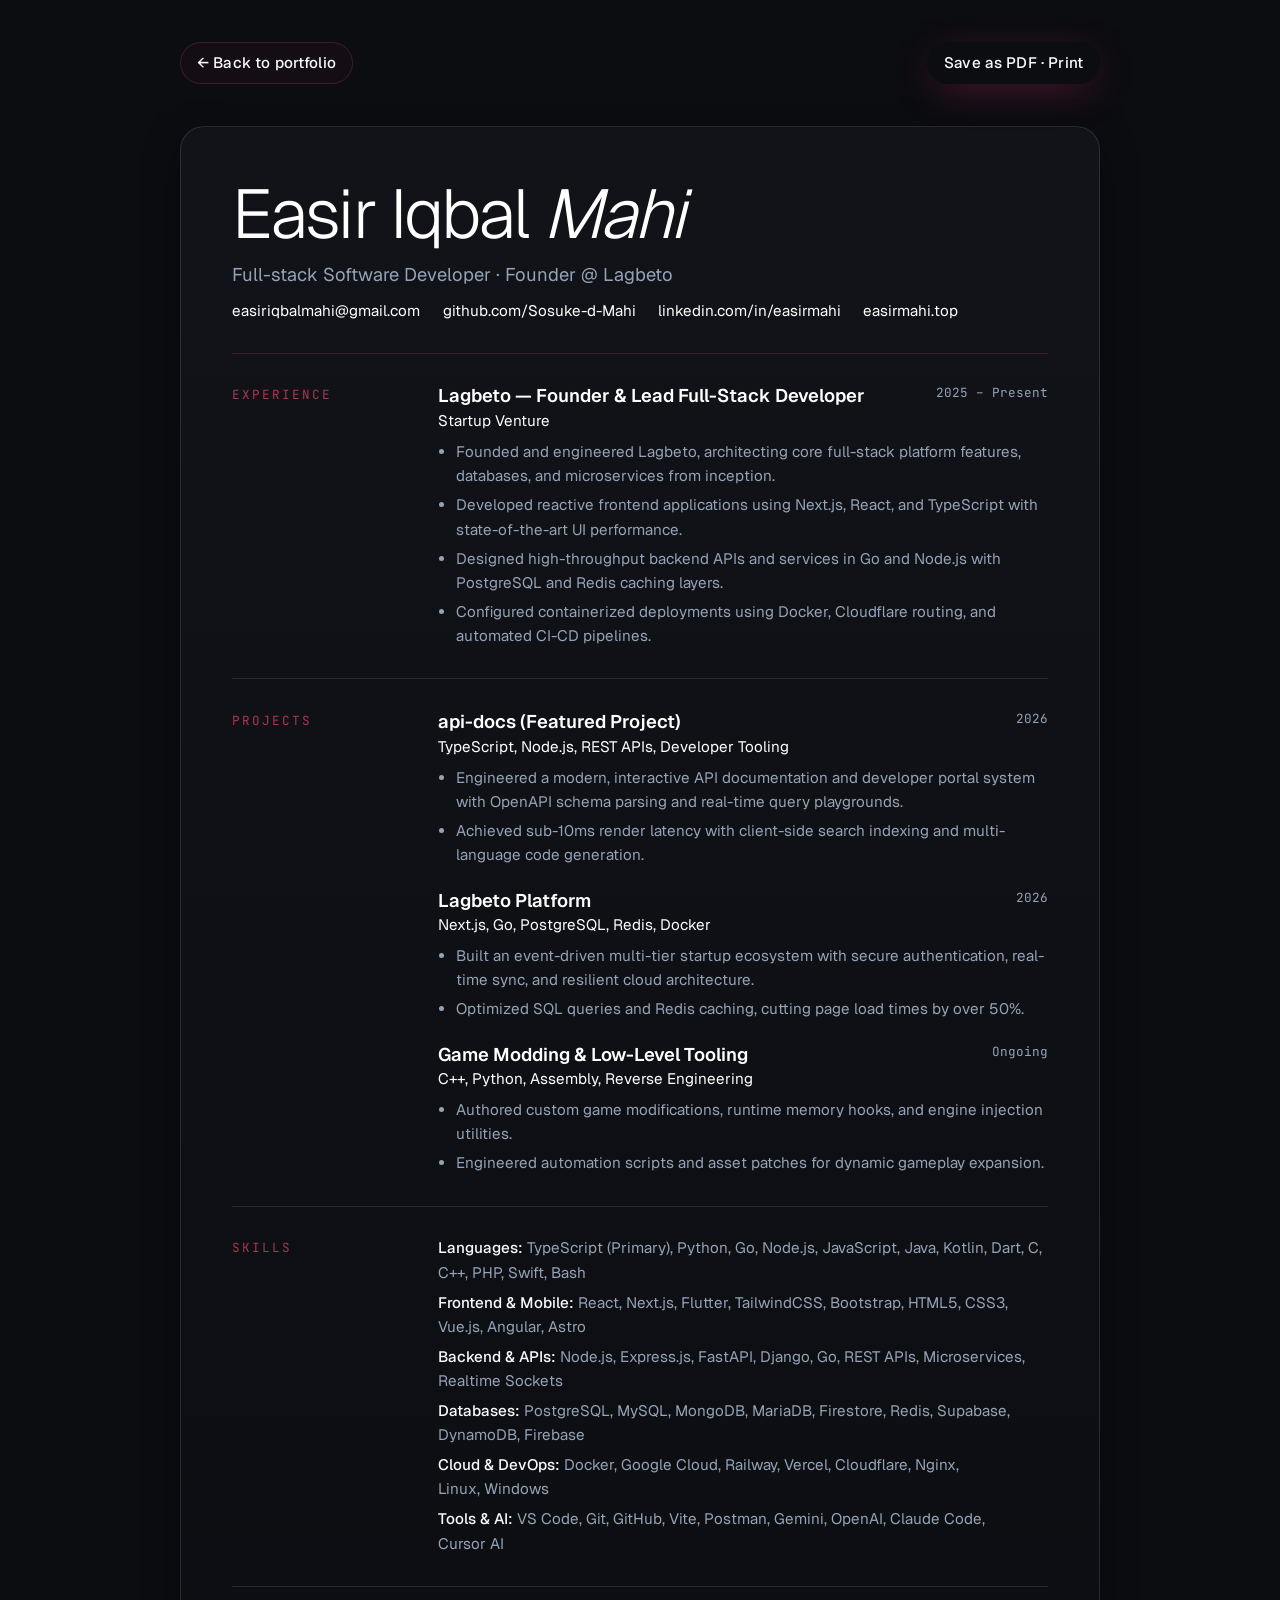
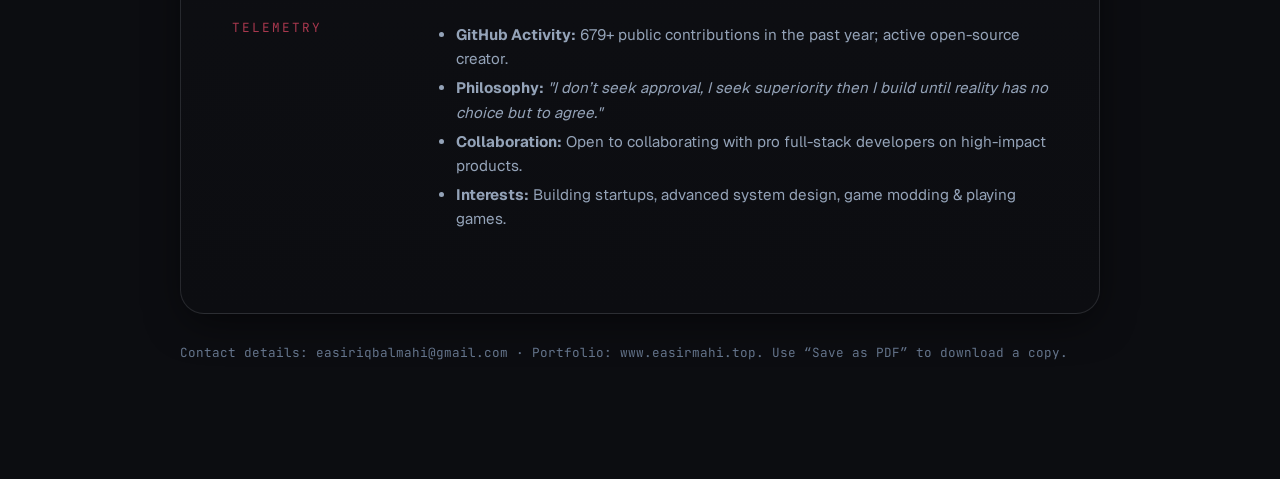
<file: site/resume.html>
<!doctype html>
<html lang="en">
<head>
  <meta charset="utf-8">
  <meta name="viewport" content="width=device-width, initial-scale=1">
  <title>Resume — Easir Iqbal Mahi</title>
  <meta name="description" content="Resume of Easir Iqbal Mahi — Full-stack Software Developer, Founder @ Lagbeto, full-stack systems, projects, and skills.">
  <meta name="theme-color" content="#10070C">
  <link rel="canonical" href="https://www.easirmahi.top/resume.html">
  <link rel="icon" href="favicon.svg" type="image/svg+xml">
  <link rel="preconnect" href="https://fonts.googleapis.com">
  <link rel="preconnect" href="https://fonts.gstatic.com" crossorigin>
  <link rel="stylesheet" href="https://fonts.googleapis.com/css2?family=Fraunces:ital,opsz,wght@0,9..144,300..600;1,9..144,300..600&family=Geist:wght@300..700&family=JetBrains+Mono:wght@400;500&display=swap">
  <link rel="stylesheet" href="assets/css/tokens.css">
  <link rel="stylesheet" href="assets/css/base.css">
  <style>
    @layer sections {
      body { padding-block: var(--space-xl) var(--space-3xl); }
      body::after { display: none; }
      .bar {
        display: flex; flex-wrap: wrap; gap: var(--space-s); justify-content: space-between; align-items: center;
        margin-bottom: var(--space-xl);
      }
      .bar__actions { display: flex; flex-wrap: wrap; gap: 0.6rem; }
      .sheet {
        padding: clamp(1.25rem, 4vw, 3.5rem);
        border: 1px solid var(--line);
        border-radius: var(--radius-l);
        background: linear-gradient(180deg, var(--ink-900), var(--ink-950));
        box-shadow: var(--shadow-2);
      }
      .r-head { display: grid; gap: 0.6rem; padding-bottom: var(--space-l); border-bottom: 1px solid var(--line-strong); }
      .r-head h1 { font-family: var(--font-display); font-size: var(--step-4); font-weight: 300; letter-spacing: -0.035em; }
      .r-head h1 em { color: var(--rose-300); }
      .r-head .role { color: var(--text-muted); }
      .r-links { display: flex; flex-wrap: wrap; gap: 0.4rem 1.4rem; list-style: none; padding: 0; font-size: var(--step--1); }
      .r-links a { color: var(--rose-200); }
      .r-sec { display: grid; grid-template-columns: 11rem 1fr; gap: var(--space-l); padding-block: var(--space-l); border-bottom: 1px solid var(--line); }
      .r-sec:last-child { border-bottom: 0; }
      .r-sec > h2 { font-family: var(--font-mono); font-size: var(--step--2); letter-spacing: 0.16em; text-transform: uppercase; color: var(--accent); padding-top: 0.3rem; }
      .r-item + .r-item { margin-top: var(--space-m); }
      .r-item__top { display: flex; flex-wrap: wrap; justify-content: space-between; gap: 0.2rem 1rem; }
      .r-item h3 { font-size: var(--step-0); font-weight: 600; line-height: 1.4; }
      .r-item .meta { font-family: var(--font-mono); font-size: var(--step--2); color: var(--text-muted); white-space: nowrap; }
      .r-item .sub { color: var(--rose-200); font-size: var(--step--1); }
      .r-item ul, .r-list { padding-left: 1.1rem; margin-top: 0.4rem; display: grid; gap: 0.3rem; color: var(--text-muted); font-size: var(--step--1); }
      .r-item li::marker, .r-list li::marker { color: var(--wine-600); }
      .r-skills { display: grid; gap: 0.35rem; font-size: var(--step--1); color: var(--text-muted); }
      .r-skills b { color: var(--ivory); font-weight: 500; }
      .r-note { margin-top: var(--space-l); font-size: var(--step--2); color: var(--faint); font-family: var(--font-mono); }
      @media (max-width: 680px) { .r-sec { grid-template-columns: 1fr; gap: 0.6rem; } }

      @media print {
        @page { margin: 14mm 14mm; }
        :root { --text-muted: #333; --rose-200: #6E1738; --accent: #6E1738; --ivory: #111; --line: #ddd; --line-strong: #bbb; --faint: #666; }
        body { background: #fff; color: #111; padding: 0; font-size: 10.5pt; }
        .bar, .r-note { display: none; }
        .sheet { border: 0; padding: 0; box-shadow: none; background: none; }
        .r-sec { break-inside: avoid; padding-block: 0.6rem; }
        .r-head h1 { font-size: 24pt; }
        a { color: inherit !important; }
      }
    }
  </style>
</head>
<body>
  <main class="container" style="max-width: 920px">
    <div class="bar">
      <a class="btn btn--ghost btn--small" href="./">← Back to portfolio</a>
      <div class="bar__actions">
        <button class="btn btn--primary btn--small" type="button" onclick="window.print()">Save as PDF · Print</button>
      </div>
    </div>

    <article class="sheet">
      <header class="r-head">
        <h1>Easir Iqbal <em>Mahi</em></h1>
        <p class="role">Full-stack Software Developer · Founder @ Lagbeto</p>
        <ul class="r-links">
          <li><a class="link-u" href="mailto:easiriqbalmahi@gmail.com">easiriqbalmahi@gmail.com</a></li>
          <li><a class="link-u" href="https://github.com/Sosuke-d-Mahi" target="_blank" rel="noopener">github.com/Sosuke-d-Mahi</a></li>
          <li><a class="link-u" href="https://www.linkedin.com/in/easirmahi/" target="_blank" rel="noopener">linkedin.com/in/easirmahi</a></li>
          <li><a class="link-u" href="https://www.easirmahi.top" target="_blank" rel="noopener">easirmahi.top</a></li>
        </ul>
      </header>

      <section class="r-sec">
        <h2>Experience</h2>
        <div class="r-item">
          <div class="r-item__top"><h3>Lagbeto — Founder &amp; Lead Full-Stack Developer</h3><span class="meta">2025 – Present</span></div>
          <p class="sub">Startup Venture</p>
          <ul>
            <li>Founded and engineered Lagbeto, architecting core full-stack platform features, databases, and microservices from inception.</li>
            <li>Developed reactive frontend applications using Next.js, React, and TypeScript with state-of-the-art UI performance.</li>
            <li>Designed high-throughput backend APIs and services in Go and Node.js with PostgreSQL and Redis caching layers.</li>
            <li>Configured containerized deployments using Docker, Cloudflare routing, and automated CI-CD pipelines.</li>
          </ul>
        </div>
      </section>

      <section class="r-sec">
        <h2>Projects</h2>
        <div>
          <div class="r-item">
            <div class="r-item__top"><h3><a class="link-u" href="https://github.com/Sosuke-d-Mahi/api-docs.git" target="_blank" rel="noopener">api-docs</a> (Featured Project)</h3><span class="meta">2026</span></div>
            <p class="sub">TypeScript, Node.js, REST APIs, Developer Tooling</p>
            <ul>
              <li>Engineered a modern, interactive API documentation and developer portal system with OpenAPI schema parsing and real-time query playgrounds.</li>
              <li>Achieved sub-10ms render latency with client-side search indexing and multi-language code generation.</li>
            </ul>
          </div>
          <div class="r-item">
            <div class="r-item__top"><h3>Lagbeto Platform</h3><span class="meta">2026</span></div>
            <p class="sub">Next.js, Go, PostgreSQL, Redis, Docker</p>
            <ul>
              <li>Built an event-driven multi-tier startup ecosystem with secure authentication, real-time sync, and resilient cloud architecture.</li>
              <li>Optimized SQL queries and Redis caching, cutting page load times by over 50%.</li>
            </ul>
          </div>
          <div class="r-item">
            <div class="r-item__top"><h3>Game Modding &amp; Low-Level Tooling</h3><span class="meta">Ongoing</span></div>
            <p class="sub">C++, Python, Assembly, Reverse Engineering</p>
            <ul>
              <li>Authored custom game modifications, runtime memory hooks, and engine injection utilities.</li>
              <li>Engineered automation scripts and asset patches for dynamic gameplay expansion.</li>
            </ul>
          </div>
        </div>
      </section>

      <section class="r-sec">
        <h2>Skills</h2>
        <div class="r-skills">
          <p><b>Languages:</b> TypeScript (Primary), Python, Go, Node.js, JavaScript, Java, Kotlin, Dart, C, C++, PHP, Swift, Bash</p>
          <p><b>Frontend &amp; Mobile:</b> React, Next.js, Flutter, TailwindCSS, Bootstrap, HTML5, CSS3, Vue.js, Angular, Astro</p>
          <p><b>Backend &amp; APIs:</b> Node.js, Express.js, FastAPI, Django, Go, REST APIs, Microservices, Realtime Sockets</p>
          <p><b>Databases:</b> PostgreSQL, MySQL, MongoDB, MariaDB, Firestore, Redis, Supabase, DynamoDB, Firebase</p>
          <p><b>Cloud &amp; DevOps:</b> Docker, Google Cloud, Railway, Vercel, Cloudflare, Nginx, Linux, Windows</p>
          <p><b>Tools &amp; AI:</b> VS Code, Git, GitHub, Vite, Postman, Gemini, OpenAI, Claude Code, Cursor AI</p>
        </div>
      </section>

      <section class="r-sec">
        <h2>Telemetry</h2>
        <ul class="r-list">
          <li><strong>GitHub Activity:</strong> 679+ public contributions in the past year; active open-source creator.</li>
          <li><strong>Philosophy:</strong> <em>"I don’t seek approval, I seek superiority then I build until reality has no choice but to agree."</em></li>
          <li><strong>Collaboration:</strong> Open to collaborating with pro full-stack developers on high-impact products.</li>
          <li><strong>Interests:</strong> Building startups, advanced system design, game modding &amp; playing games.</li>
        </ul>
      </section>
    </article>
    <p class="r-note">Contact details: easiriqbalmahi@gmail.com · Portfolio: www.easirmahi.top. Use “Save as PDF” to download a copy.</p>
  </main>
</body>
</html>
</file>
<file: site/assets/css/tokens.css>
/* ==========================================================================
   Design tokens — Minimalist Dark/White with Reddish Accent
   ========================================================================== */

@property --angle {
  syntax: "<angle>";
  inherits: false;
  initial-value: 0deg;
}

:root {
  color-scheme: dark;

  /* Palette */
  --ink-950: #0c0d11;
  --ink-900: #121318;
  --ink-850: #181920;
  --ink-800: #20222a;
  
  --red-accent-dark: #6e1a2b;
  --red-accent: #8b3a4a;
  --red-accent-bright: #a8384e;
  --red-accent-soft: #c97a8b;
  --red-blush: #e8c5cb;
  
  --pure-white: #ffffff;
  --ivory: #f8f9fa;
  --muted: #94a3b8;
  --faint: #64748b;
  --line: rgba(226, 232, 240, 0.12);
  --line-strong: rgba(139, 58, 74, 0.35);

  /* Semantic */
  --bg: var(--ink-950);
  --bg-2: var(--ink-900);
  --surface: var(--ink-850);
  --text: var(--pure-white);
  --text-muted: var(--muted);
  --accent: var(--red-accent-bright);
  --accent-strong: var(--red-accent);
  --focus: var(--red-accent-soft);

  /* Heatmap scale (neutral slate → soft blush → deep crimson) */
  --heat-0: #181920;
  --heat-1: #3b1720;
  --heat-2: #6e1a2b;
  --heat-3: #9e3b4f;
  --heat-4: #e8c5cb;

  /* Typography */
  --font-display: "Geist", "Inter", -apple-system, BlinkMacSystemFont, "Segoe UI", sans-serif;
  --font-sans: "Inter", "Geist", -apple-system, BlinkMacSystemFont, "Segoe UI", sans-serif;
  --font-mono: "JetBrains Mono", ui-monospace, "SF Mono", Menlo, Consolas, monospace;

  --step--2: clamp(0.72rem, 0.68rem + 0.14vw, 0.8rem);
  --step--1: clamp(0.85rem, 0.8rem + 0.2vw, 0.95rem);
  --step-0: clamp(1rem, 0.95rem + 0.25vw, 1.15rem);
  --step-1: clamp(1.2rem, 1.12rem + 0.4vw, 1.45rem);
  --step-2: clamp(1.45rem, 1.32rem + 0.75vw, 1.95rem);
  --step-3: clamp(1.85rem, 1.6rem + 1.6vw, 2.9rem);
  --step-4: clamp(2.4rem, 1.9rem + 3vw, 4.4rem);
  --step-5: clamp(3.2rem, 2.2rem + 5.8vw, 7.6rem);

  /* Spacing */
  --space-2xs: clamp(0.25rem, 0.23rem + 0.1vw, 0.31rem);
  --space-xs: clamp(0.5rem, 0.46rem + 0.2vw, 0.63rem);
  --space-s: clamp(0.75rem, 0.7rem + 0.3vw, 0.94rem);
  --space-m: clamp(1rem, 0.92rem + 0.4vw, 1.25rem);
  --space-l: clamp(1.5rem, 1.38rem + 0.6vw, 1.88rem);
  --space-xl: clamp(2rem, 1.8rem + 1vw, 2.75rem);
  --space-2xl: clamp(3rem, 2.6rem + 2vw, 4.5rem);
  --space-3xl: clamp(4.5rem, 3.6rem + 4.5vw, 8rem);

  --gutter: clamp(1rem, 0.5rem + 2.5vw, 2.5rem);
  --max: 1240px;
  --measure: 62ch;

  /* Shape & depth */
  --radius-s: 8px;
  --radius-m: 16px;
  --radius-l: 24px;
  --shadow-1: 0 4px 20px -2px rgba(0, 0, 0, 0.4);
  --shadow-2: 0 12px 40px -8px rgba(0, 0, 0, 0.6);

  /* Motion */
  --ease-out: cubic-bezier(0.16, 1, 0.3, 1);
  --ease-in-out: cubic-bezier(0.65, 0, 0.35, 1);
  --ease-spring: cubic-bezier(0.34, 1.56, 0.64, 1);
  --dur-1: 160ms;
  --dur-2: 320ms;
  --dur-3: 700ms;
  --dur-4: 1100ms;

  --nav-h: 68px;
}

@media (prefers-reduced-motion: reduce) {
  :root {
    --dur-1: 0ms;
    --dur-2: 0ms;
    --dur-3: 0ms;
    --dur-4: 0ms;
  }
}
</file>
<file: site/assets/css/base.css>
/* ==========================================================================
   Base — reset, typography, shared primitives, motion utilities
   ========================================================================== */

@layer reset, base, components, sections, utilities;

@layer reset {
  *, *::before, *::after { box-sizing: border-box; }
  * { margin: 0; }
  html { -webkit-text-size-adjust: 100%; text-size-adjust: 100%; }
  img, svg, video { display: block; max-width: 100%; }
  input, button, textarea, select { font: inherit; color: inherit; }
  button { background: none; border: 0; padding: 0; cursor: pointer; }
  ul[role="list"], ol[role="list"] { list-style: none; padding: 0; }
  p, h1, h2, h3, h4, li { overflow-wrap: break-word; }
}

@layer base {
  html {
    scroll-behavior: smooth;
    scroll-padding-top: calc(var(--nav-h) + 1.5rem);
    background: var(--bg);
  }
  @media (prefers-reduced-motion: reduce) { html { scroll-behavior: auto; } }

  body {
    min-height: 100vh;
    background: var(--bg);
    color: var(--text);
    font-family: var(--font-sans);
    font-size: var(--step-0);
    line-height: 1.6;
    font-feature-settings: "ss01", "cv11";
    -webkit-font-smoothing: antialiased;
    -moz-osx-font-smoothing: grayscale;
    text-rendering: optimizeLegibility;
    overflow-x: clip;
  }

  /* Film grain over the whole page — one fixed layer, no per-element cost */
  body::after {
    content: "";
    position: fixed;
    inset: 0;
    z-index: 100;
    pointer-events: none;
    opacity: 0.06;
    mix-blend-mode: overlay;
    background-image: url("data:image/svg+xml,%3Csvg xmlns='http://www.w3.org/2000/svg' width='180' height='180'%3E%3Cfilter id='n'%3E%3CfeTurbulence type='fractalNoise' baseFrequency='.85' numOctaves='3' stitchTiles='stitch'/%3E%3CfeColorMatrix values='0 0 0 0 1 0 0 0 0 1 0 0 0 0 1 0 0 0 1 0'/%3E%3C/filter%3E%3Crect width='100%25' height='100%25' filter='url(%23n)'/%3E%3C/svg%3E");
  }

  ::selection { background: var(--wine-600); color: var(--ivory); }

  h1, h2, h3 { font-weight: 400; line-height: 1.05; text-wrap: balance; }
  p { text-wrap: pretty; }

  a { color: inherit; text-decoration: none; }

  :focus-visible {
    outline: 2px solid var(--focus);
    outline-offset: 3px;
    border-radius: 4px;
  }

  [hidden] { display: none !important; }
}

@layer components {
  .skip-link {
    position: fixed;
    top: 0.75rem;
    left: 0.75rem;
    z-index: 200;
    padding: 0.6rem 1rem;
    background: var(--ivory);
    color: var(--ink-950);
    border-radius: var(--radius-s);
    font-weight: 600;
    transform: translateY(-160%);
    transition: transform var(--dur-2) var(--ease-out);
  }
  .skip-link:focus { transform: none; }

  .container {
    width: min(100% - 2 * var(--gutter), var(--max));
    margin-inline: auto;
  }

  /* Monospace metadata labels */
  .mono {
    font-family: var(--font-mono);
    font-size: var(--step--2);
    letter-spacing: 0.08em;
    text-transform: uppercase;
    color: var(--text-muted);
  }

  .eyebrow {
    display: inline-flex;
    align-items: center;
    gap: 0.75em;
    font-family: var(--font-mono);
    font-size: var(--step--2);
    letter-spacing: 0.22em;
    text-transform: uppercase;
    color: var(--accent);
  }
  .eyebrow::before {
    content: "";
    width: 2.25rem;
    height: 1px;
    background: linear-gradient(90deg, transparent, currentColor);
  }

  .serif { font-family: var(--font-display); }
  .italic { font-style: italic; font-variation-settings: "SOFT" 100, "WONK" 1; }

  /* --- Section heading pattern ------------------------------------------ */
  .section { position: relative; padding-block: var(--space-3xl); }
  .section-head {
    display: grid;
    gap: var(--space-m);
    margin-bottom: var(--space-2xl);
    max-width: 52rem;
  }
  .section-index {
    display: flex;
    align-items: baseline;
    gap: 1rem;
    font-family: var(--font-mono);
    font-size: var(--step--2);
    letter-spacing: 0.16em;
    text-transform: uppercase;
    color: var(--text-muted);
  }
  .section-index b { color: var(--accent); font-weight: 500; }
  .section-title {
    font-family: var(--font-display);
    font-size: var(--step-4);
    font-weight: 300;
    font-variation-settings: "opsz" 144, "SOFT" 30;
    letter-spacing: -0.03em;
  }
  .section-title em {
    font-style: italic;
    color: var(--rose-200);
    font-variation-settings: "opsz" 144, "SOFT" 100, "WONK" 1;
  }
  .section-lede { color: var(--text-muted); max-width: var(--measure); font-size: var(--step-1); line-height: 1.55; }

  /* --- Buttons ------------------------------------------------------------ */
  .btn {
    --btn-bg: transparent;
    position: relative;
    display: inline-flex;
    align-items: center;
    justify-content: center;
    gap: 0.6rem;
    min-height: 3rem;
    padding: 0.8rem 1.4rem;
    border-radius: 999px;
    font-weight: 500;
    font-size: var(--step--1);
    letter-spacing: 0.01em;
    background: var(--btn-bg);
    isolation: isolate;
    transition:
      transform var(--dur-2) var(--ease-out),
      background-color var(--dur-2) var(--ease-out),
      color var(--dur-2) var(--ease-out),
      box-shadow var(--dur-2) var(--ease-out);
    translate: var(--mag-x, 0) var(--mag-y, 0);
  }
  .btn svg { width: 1.05em; height: 1.05em; flex: none; transition: transform var(--dur-2) var(--ease-out); }
  .btn:hover svg.arrow { transform: translateX(3px); }

  /* Primary: wine core with a rotating conic rim */
  .btn--primary {
    color: var(--ivory);
    background:
      linear-gradient(var(--wine-700), var(--wine-700)) padding-box,
      conic-gradient(from var(--angle), var(--wine-600), var(--rose-300), var(--wine-700) 40%, var(--wine-600) 70%, var(--rose-300)) border-box;
    border: 1px solid transparent;
    box-shadow: 0 10px 40px -12px rgba(148, 31, 77, 0.8);
    animation: spin-angle 6s linear infinite;
  }
  .btn--primary::before {
    content: "";
    position: absolute;
    inset: 0;
    z-index: -1;
    border-radius: inherit;
    background: radial-gradient(120% 140% at var(--bx, 50%) 120%, rgba(216, 140, 168, 0.45), transparent 60%);
    opacity: 0;
    transition: opacity var(--dur-2) var(--ease-out);
  }
  .btn--primary:hover::before { opacity: 1; }

  .btn--ghost {
    color: var(--ivory);
    border: 1px solid var(--line-strong);
    background: rgba(39, 16, 28, 0.35);
  }
  .btn--ghost:hover { background: rgba(110, 23, 56, 0.3); border-color: rgba(216, 140, 168, 0.5); }

  .btn--small { min-height: 2.4rem; padding: 0.5rem 1rem; }

  /* Underline that draws in from the left */
  .link-u {
    background: linear-gradient(currentColor, currentColor) 0 100% / 0% 1px no-repeat;
    transition: background-size var(--dur-2) var(--ease-out), color var(--dur-2);
    padding-bottom: 2px;
  }
  .link-u:hover, .link-u:focus-visible { background-size: 100% 1px; color: var(--ivory); }

  /* Tags */
  .tags { display: flex; flex-wrap: wrap; gap: 0.4rem; list-style: none; padding: 0; }
  .tag {
    font-family: var(--font-mono);
    font-size: var(--step--2);
    letter-spacing: 0.03em;
    padding: 0.28rem 0.6rem;
    border: 1px solid var(--line);
    border-radius: 999px;
    color: var(--rose-200);
    background: rgba(39, 16, 28, 0.6);
  }

  /* Glass — used sparingly (nav, tooltip, a couple of chips) */
  .glass {
    background: rgba(25, 11, 18, 0.72);
    border: 1px solid var(--line);
  }
  @supports ((backdrop-filter: blur(1px)) or (-webkit-backdrop-filter: blur(1px))) {
    .glass {
      background: rgba(25, 11, 18, 0.55);
      -webkit-backdrop-filter: blur(14px) saturate(140%);
      backdrop-filter: blur(14px) saturate(140%);
    }
  }

  .icon { width: 1.1em; height: 1.1em; flex: none; }
}

/* ==========================================================================
   Motion utilities
   ========================================================================== */
@layer utilities {
  /* Scroll reveals: only hide content once JS is confirmed running */
  .js [data-reveal] {
    opacity: 0;
    transform: translate3d(0, 28px, 0);
    transition:
      opacity var(--dur-4) var(--ease-out),
      transform var(--dur-4) var(--ease-out);
    transition-delay: calc(var(--d, 0) * 90ms);
  }
  .js [data-reveal="fade"] { transform: none; }
  .js [data-reveal="left"] { transform: translate3d(-32px, 0, 0); }
  .js [data-reveal].is-in { opacity: 1; transform: none; }

  /* Line-mask reveal for display headlines */
  .line-mask { display: block; overflow: hidden; padding-bottom: 0.08em; margin-bottom: -0.08em; }
  .line-mask > span { display: block; }
  .js .line-mask > span {
    transform: translate3d(0, 105%, 0);
    transition: transform 1.2s var(--ease-out);
    transition-delay: calc(var(--d, 0) * 110ms + 250ms);
  }
  .js .is-ready .line-mask > span { transform: none; }

  .visually-hidden {
    position: absolute !important;
    width: 1px; height: 1px;
    padding: 0; margin: -1px;
    overflow: hidden; clip: rect(0 0 0 0);
    white-space: nowrap; border: 0;
  }

  @media (prefers-reduced-motion: reduce) {
    .js [data-reveal], .js .line-mask > span { opacity: 1; transform: none; transition: none; }
    *, *::before, *::after { animation-duration: 0.001ms !important; animation-iteration-count: 1 !important; }
  }
}

@keyframes spin-angle { to { --angle: 360deg; } }
@keyframes pulse-dot {
  0% { box-shadow: 0 0 0 0 rgba(216, 140, 168, 0.55); }
  70% { box-shadow: 0 0 0 10px rgba(216, 140, 168, 0); }
  100% { box-shadow: 0 0 0 0 rgba(216, 140, 168, 0); }
}
@keyframes drift {
  0%, 100% { transform: translate3d(0, 0, 0) scale(1); }
  50% { transform: translate3d(var(--dx, 4%), var(--dy, -3%), 0) scale(1.08); }
}
@keyframes rotate { to { transform: rotate(360deg); } }
@keyframes draw { to { stroke-dashoffset: 0; } }

/* Cross-document view transitions (index ↔ resume) where supported */
@view-transition { navigation: auto; }
::view-transition-old(root),
::view-transition-new(root) { animation-duration: 420ms; animation-timing-function: var(--ease-in-out); }
</file>
<file: site/assets/css/components.css>
/* ==========================================================================
   Components — intro, progress, navigation, heatmap
   ========================================================================== */

@layer components {
  /* --- Opening sequence ---------------------------------------------------
     A 1.4s monogram draw that fades out on its own. pointer-events: none
     means the page underneath is usable from the first frame. */
  .intro {
    position: fixed;
    inset: 0;
    z-index: 150;
    display: grid;
    place-items: center;
    background: var(--ink-950);
    pointer-events: none;
    animation: intro-out 0.9s var(--ease-in-out) 1s forwards;
  }
  .intro__mark { width: 84px; height: 84px; }
  .intro__mark circle {
    fill: none;
    stroke: var(--rose-300);
    stroke-width: 1;
    stroke-dasharray: 340;
    stroke-dashoffset: 340;
    animation: draw 1.1s var(--ease-out) forwards;
  }
  .intro__mark text {
    font-family: var(--font-display);
    font-style: italic;
    font-size: 40px;
    fill: var(--ivory);
    opacity: 0;
    animation: fade-in 0.6s var(--ease-out) 0.35s forwards;
  }
  .no-intro .intro { display: none; }
  @keyframes intro-out { to { opacity: 0; visibility: hidden; } }
  @keyframes fade-in { to { opacity: 1; } }
  @media (prefers-reduced-motion: reduce) { .intro { display: none; } }

  /* --- Scroll progress ---------------------------------------------------- */
  .scroll-progress {
    position: fixed;
    inset: 0 0 auto;
    height: 2px;
    z-index: 120;
    pointer-events: none;
  }
  .scroll-progress span {
    display: block;
    height: 100%;
    transform-origin: 0 50%;
    transform: scaleX(var(--progress, 0));
    background: linear-gradient(90deg, var(--wine-700), var(--rose-300));
    box-shadow: 0 0 12px rgba(216, 140, 168, 0.6);
  }
  /* Native scroll-driven version; JS only fills --progress when unsupported */
  @supports (animation-timeline: scroll()) {
    .scroll-progress span {
      transform: scaleX(0);
      animation: grow-x linear both;
      animation-timeline: scroll(root block);
    }
  }
  @keyframes grow-x { to { transform: scaleX(1); } }

  /* --- Navigation ----------------------------------------------------------- */
  .nav {
    position: fixed;
    inset: 0 0 auto;
    z-index: 110;
    height: var(--nav-h);
    transition: background-color var(--dur-3) var(--ease-out), border-color var(--dur-3), translate var(--dur-3) var(--ease-out);
    border-bottom: 1px solid transparent;
  }
  .nav.is-scrolled {
    background: rgba(16, 7, 12, 0.82);
    border-bottom-color: var(--line);
  }
  @supports ((backdrop-filter: blur(1px)) or (-webkit-backdrop-filter: blur(1px))) {
    .nav.is-scrolled {
      background: rgba(16, 7, 12, 0.6);
      -webkit-backdrop-filter: blur(16px) saturate(150%);
      backdrop-filter: blur(16px) saturate(150%);
    }
  }
  .nav.is-hidden:not(.is-open) { translate: 0 -100%; }

  .nav__inner {
    height: 100%;
    display: flex;
    align-items: center;
    gap: var(--space-l);
  }
  .nav__brand { display: inline-flex; align-items: center; gap: 0.7rem; margin-right: auto; }
  .nav__mono { width: 36px; height: 36px; }
  .nav__mono rect { fill: var(--ink-800); stroke: var(--line-strong); transition: fill var(--dur-2); }
  .nav__mono text { font-family: var(--font-display); font-style: italic; font-size: 17px; fill: var(--ivory); }
  .nav__brand:hover .nav__mono rect { fill: var(--wine-700); }
  .nav__name { font-weight: 500; letter-spacing: -0.01em; font-size: var(--step--1); }

  .nav__links ul { display: flex; gap: 0.25rem; list-style: none; padding: 0; }
  .nav__links a {
    position: relative;
    display: block;
    padding: 0.5rem 0.8rem;
    font-size: var(--step--1);
    color: var(--text-muted);
    border-radius: 999px;
    transition: color var(--dur-2);
  }
  .nav__links a::after {
    content: "";
    position: absolute;
    left: 50%;
    bottom: 0.2rem;
    width: 4px;
    height: 4px;
    border-radius: 50%;
    background: var(--rose-300);
    transform: translateX(-50%) scale(0);
    transition: transform var(--dur-2) var(--ease-spring);
  }
  .nav__links a:hover { color: var(--ivory); }
  .nav__links a[aria-current="true"] { color: var(--ivory); }
  .nav__links a[aria-current="true"]::after { transform: translateX(-50%) scale(1); }

  .nav__toggle { display: none; width: 44px; height: 44px; border-radius: 50%; border: 1px solid var(--line-strong); place-items: center; }
  .nav__burger { position: relative; width: 18px; height: 10px; }
  .nav__burger i {
    position: absolute;
    left: 0;
    width: 100%;
    height: 1.5px;
    background: var(--ivory);
    border-radius: 2px;
    transition: transform var(--dur-2) var(--ease-out), top var(--dur-2) var(--ease-out);
  }
  .nav__burger i:first-child { top: 0; }
  .nav__burger i:last-child { top: 100%; }
  .nav.is-open .nav__burger i { top: 50%; }
  .nav.is-open .nav__burger i:first-child { transform: rotate(45deg); }
  .nav.is-open .nav__burger i:last-child { transform: rotate(-45deg); }

  .mobile-menu {
    position: fixed;
    inset: var(--nav-h) 0 0;
    padding: var(--space-xl) var(--gutter);
    background: var(--ink-950);
    display: flex;
    flex-direction: column;
    justify-content: space-between;
    overflow-y: auto;
    clip-path: inset(0 0 100% 0);
    transition: clip-path var(--dur-3) var(--ease-in-out);
  }
  .mobile-menu.is-open { clip-path: inset(0 0 0 0); }
  .mobile-menu ol { list-style: none; padding: 0; }
  .mobile-menu li {
    border-bottom: 1px solid var(--line);
    opacity: 0;
    transform: translateY(16px);
    transition: opacity var(--dur-3) var(--ease-out), transform var(--dur-3) var(--ease-out);
    transition-delay: calc(var(--i) * 50ms + 120ms);
  }
  .mobile-menu.is-open li { opacity: 1; transform: none; }
  .mobile-menu li a {
    display: flex;
    align-items: baseline;
    gap: 1rem;
    padding: 1rem 0;
    font-family: var(--font-display);
    font-size: var(--step-3);
    font-weight: 300;
    letter-spacing: -0.02em;
  }
  .mobile-menu__foot { display: grid; gap: 1rem; justify-items: start; padding-top: var(--space-xl); }

  @media (max-width: 960px) {
    .nav__links, .nav__cta { display: none; }
    .nav__toggle { display: grid; }
  }
  @media (min-width: 961px) { .mobile-menu { display: none !important; } }

  /* --- Heatmap -------------------------------------------------------------- */
  .heatmap {
    --cell: 13px;
    --gap: 3px;
    position: relative;
    padding: var(--space-xl);
    border-radius: var(--radius-l);
    background:
      radial-gradient(80% 120% at 100% 0%, rgba(110, 23, 56, 0.28), transparent 60%),
      linear-gradient(180deg, var(--ink-900), var(--ink-950));
    border: 1px solid var(--line);
    box-shadow: var(--shadow-2);
    container-type: inline-size;
  }
  .heatmap__top {
    display: flex;
    flex-wrap: wrap;
    align-items: center;
    justify-content: space-between;
    gap: var(--space-m);
    margin-bottom: var(--space-l);
  }
  .heatmap__ranges {
    display: inline-flex;
    padding: 4px;
    border-radius: 999px;
    border: 1px solid var(--line);
    background: rgba(16, 7, 12, 0.6);
  }
  .heatmap__ranges button {
    padding: 0.4rem 0.9rem;
    border-radius: 999px;
    font-size: var(--step--1);
    color: var(--text-muted);
    transition: background-color var(--dur-2), color var(--dur-2);
  }
  .heatmap__ranges button:hover { color: var(--ivory); }
  .heatmap__ranges button[aria-pressed="true"] { background: var(--wine-700); color: var(--ivory); }
  .heatmap__source { max-width: 42ch; text-transform: none; letter-spacing: 0.02em; }
  .heatmap__source a { color: var(--rose-200); }
  .heatmap__source .badge {
    display: inline-block;
    margin-right: 0.5em;
    padding: 0.1rem 0.45rem;
    border-radius: 4px;
    font-size: 0.9em;
    letter-spacing: 0.1em;
    text-transform: uppercase;
    background: rgba(216, 140, 168, 0.12);
    color: var(--rose-200);
  }
  .heatmap__source .badge--demo { background: rgba(201, 162, 122, 0.18); color: var(--brass); }

  .heatmap__stats {
    display: grid;
    grid-template-columns: repeat(4, minmax(0, 1fr));
    gap: var(--space-m);
    margin-bottom: var(--space-l);
    padding-bottom: var(--space-l);
    border-bottom: 1px solid var(--line);
  }
  .heatmap__stats dd {
    font-family: var(--font-display);
    font-size: var(--step-3);
    font-weight: 300;
    letter-spacing: -0.02em;
    line-height: 1.1;
    font-variant-numeric: tabular-nums;
  }
  .heatmap__stats dd small { display: block; font-family: var(--font-mono); font-size: var(--step--2); color: var(--text-muted); letter-spacing: 0.02em; }
  @container (max-width: 560px) {
    .heatmap__stats { grid-template-columns: repeat(2, minmax(0, 1fr)); }
  }

  .heatmap__scroller {
    /* cells grow with the panel (53 weeks + weekday labels), within limits */
    --cell: clamp(11px, calc((100cqi - 4rem) / 53 - var(--gap)), 17px);
    overflow-x: auto;
    overscroll-behavior-x: contain;
    scrollbar-width: thin;
    scrollbar-color: var(--wine-700) transparent;
    padding-bottom: 0.5rem;
    /* soft fade at the edges when scrollable */
    mask-image: linear-gradient(90deg, transparent, #000 12px, #000 calc(100% - 12px), transparent);
  }
  .heatmap__board {
    display: grid;
    grid-template-columns: auto 1fr;
    grid-template-rows: auto auto;
    column-gap: 0.6rem;
    row-gap: 0.4rem;
    width: max-content;
    margin-inline: auto;
    padding-inline: 12px;
  }
  .heatmap__months {
    grid-column: 2;
    position: relative;
    height: 1.1em;
    font-family: var(--font-mono);
    font-size: var(--step--2);
    color: var(--text-muted);
  }
  .heatmap__months span { position: absolute; top: 0; white-space: nowrap; }
  .heatmap__days {
    grid-column: 1;
    grid-row: 2;
    display: grid;
    grid-template-rows: repeat(7, var(--cell));
    gap: var(--gap);
    text-transform: none;
    letter-spacing: 0;
    font-size: 0.66rem;
    line-height: var(--cell);
  }
  .heatmap__days span:nth-child(1) { grid-row: 2; }
  .heatmap__days span:nth-child(2) { grid-row: 4; }
  .heatmap__days span:nth-child(3) { grid-row: 6; }

  .heatmap__grid {
    grid-column: 2;
    grid-row: 2;
    display: grid;
    grid-template-rows: repeat(7, var(--cell));
    grid-auto-columns: var(--cell);
    gap: var(--gap);
  }
  .heatmap__grid [role="row"] { display: contents; }

  .cell {
    width: var(--cell);
    height: var(--cell);
    border-radius: 3px;
    background: var(--heat-0);
    box-shadow: inset 0 0 0 1px rgba(246, 237, 240, 0.03);
    cursor: pointer;
    transition: transform var(--dur-1) var(--ease-out), opacity var(--dur-2), box-shadow var(--dur-1);
    /* entrance */
    opacity: 0;
    transform: scale(0.4);
  }
  .cell[data-l="1"] { background: var(--heat-1); }
  .cell[data-l="2"] { background: var(--heat-2); }
  .cell[data-l="3"] { background: var(--heat-3); }
  .cell[data-l="4"] { background: var(--heat-4); box-shadow: 0 0 10px -2px rgba(224, 154, 180, 0.7); }
  .is-live .cell {
    opacity: 1;
    transform: none;
    transition-delay: calc(var(--w) * 14ms);
  }
  .cell.is-dim { opacity: 0.18; }
  .cell:hover, .cell:focus-visible, .cell[aria-selected="true"] {
    transform: scale(1.45);
    box-shadow: 0 0 0 1.5px var(--ivory), 0 4px 14px rgba(0, 0, 0, 0.6);
    outline: none;
    position: relative;
    z-index: 1;
    transition-delay: 0ms;
  }
  @media (prefers-reduced-motion: reduce) {
    .cell { opacity: 1; transform: none; }
    .cell:hover, .cell:focus-visible, .cell[aria-selected="true"] { transform: none; }
  }

  .heatmap__foot {
    display: flex;
    flex-wrap: wrap;
    justify-content: space-between;
    align-items: center;
    gap: var(--space-s);
    margin-top: var(--space-m);
  }
  .heatmap__readout { color: var(--text-muted); font-size: var(--step--1); min-height: 1.6em; }
  .heatmap__readout b { color: var(--ivory); font-weight: 500; }
  .heatmap__legend { display: inline-flex; align-items: center; gap: 4px; }
  .heatmap__legend .mono { text-transform: none; letter-spacing: 0; margin-inline: 0.35rem; }
  .heatmap__legend i { width: 12px; height: 12px; border-radius: 3px; background: var(--heat-0); }
  .heatmap__legend i[data-l="1"] { background: var(--heat-1); }
  .heatmap__legend i[data-l="2"] { background: var(--heat-2); }
  .heatmap__legend i[data-l="3"] { background: var(--heat-3); }
  .heatmap__legend i[data-l="4"] { background: var(--heat-4); }

  .heatmap__tip {
    position: absolute;
    left: 0;
    top: 0;
    z-index: 5;
    padding: 0.55rem 0.75rem;
    border-radius: 10px;
    pointer-events: none;
    font-size: var(--step--1);
    line-height: 1.35;
    white-space: nowrap;
    translate: -50% calc(-100% - 12px);
    box-shadow: 0 12px 30px -10px rgba(0, 0, 0, 0.8);
  }
  .heatmap__tip b { display: block; font-weight: 500; }
  .heatmap__tip span { font-family: var(--font-mono); font-size: var(--step--2); color: var(--text-muted); }

  @media (max-width: 640px) {
    .heatmap { padding: var(--space-l) var(--space-m); --cell: 12px; }
  }
}
</file>
<file: site/assets/css/sections.css>
/* ==========================================================================
   Sections
   ========================================================================== */

@layer sections {
  /* ======================================================== HERO ======== */
  .hero {
    --mx: 70%;
    --my: 35%;
    position: relative;
    min-height: 100svh;
    display: grid;
    grid-template-rows: 1fr auto;
    padding-top: calc(var(--nav-h) + var(--space-xl));
    overflow: clip;
    isolation: isolate;
  }

  .hero__bg { position: absolute; inset: 0; z-index: -1; pointer-events: none; }
  .hero__bg::before {
    /* Base wash: layered radial gradients */
    content: "";
    position: absolute;
    inset: 0;
    background:
      radial-gradient(60% 50% at 78% 40%, rgba(110, 23, 56, 0.45), transparent 70%),
      radial-gradient(40% 40% at 10% 90%, rgba(148, 31, 77, 0.18), transparent 70%),
      radial-gradient(120% 80% at 50% 0%, var(--ink-900), var(--ink-950) 70%);
  }
  .hero__bg::after {
    /* fade into the next section */
    content: "";
    position: absolute;
    inset: auto 0 0;
    height: 30%;
    background: linear-gradient(transparent, var(--bg));
  }

  /* Slow-moving light fields — transform-only animation on two layers */
  .hero__field {
    position: absolute;
    width: 60vmax;
    height: 60vmax;
    border-radius: 50%;
    opacity: 0.5;
    will-change: transform;
    animation: drift 22s var(--ease-in-out) infinite;
  }
  .hero__field--a {
    top: -20vmax;
    right: -15vmax;
    background: radial-gradient(closest-side, rgba(148, 31, 77, 0.55), transparent);
  }
  .hero__field--b {
    bottom: -30vmax;
    left: -20vmax;
    --dx: 6%;
    --dy: -5%;
    animation-duration: 30s;
    animation-direction: reverse;
    background: radial-gradient(closest-side, rgba(110, 23, 56, 0.45), transparent);
  }

  /* Technical grid, masked so it only shows around the composition */
  .hero__grid {
    position: absolute;
    inset: 0;
    background-image:
      linear-gradient(rgba(216, 140, 168, 0.06) 1px, transparent 1px),
      linear-gradient(90deg, rgba(216, 140, 168, 0.06) 1px, transparent 1px);
    background-size: 64px 64px;
    background-position: center center;
    -webkit-mask-image: radial-gradient(70% 60% at 60% 45%, #000 20%, transparent 75%);
    mask-image: radial-gradient(70% 60% at 60% 45%, #000 20%, transparent 75%);
  }

  /* Pointer-reactive light (vars set by JS, rAF throttled) */
  .hero__spot {
    position: absolute;
    inset: 0;
    background: radial-gradient(520px circle at var(--mx) var(--my), rgba(216, 140, 168, 0.13), transparent 60%);
    transition: background-position 0.2s;
  }

  .hero__orbits {
    position: absolute;
    top: 50%;
    right: -8vw;
    width: min(92vh, 860px);
    translate: 0 -50%;
    opacity: 0.85;
  }
  .orbit { transform-origin: 400px 400px; transform-box: view-box; }
  .orbit--1 { animation: rotate 80s linear infinite; }
  .orbit--2 { animation: rotate 120s linear infinite reverse; }
  .orbit--3 { animation: rotate 60s linear infinite; }
  .orbit ellipse { stroke-width: 1; }

  .hero__inner {
    display: grid;
    grid-template-columns: minmax(0, 1.15fr) minmax(0, 0.85fr);
    align-items: center;
    gap: var(--space-2xl);
  }

  .hero__copy { display: grid; justify-items: start; gap: var(--space-l); }

  .hero__status {
    display: inline-flex;
    align-items: center;
    gap: 0.65rem;
    padding: 0.4rem 0.9rem 0.4rem 0.7rem;
    border: 1px solid var(--line);
    border-radius: 999px;
    background: rgba(39, 16, 28, 0.5);
    font-size: var(--step--1);
    color: var(--text-muted);
  }
  .hero__status .dot {
    width: 7px;
    height: 7px;
    border-radius: 50%;
    background: var(--rose-300);
    animation: pulse-dot 2.4s var(--ease-out) infinite;
  }

  .hero__title {
    font-family: var(--font-display);
    font-size: var(--step-5);
    font-weight: 300;
    line-height: 0.92;
    letter-spacing: -0.045em;
    font-variation-settings: "opsz" 144, "SOFT" 0;
  }
  .hero__title .italic {
    font-weight: 300;
    background: linear-gradient(100deg, var(--ivory) 10%, var(--rose-300) 55%, var(--wine-600) 100%);
    -webkit-background-clip: text;
    background-clip: text;
    color: transparent;
    padding-right: 0.08em;
  }
  .hero__period { color: var(--rose-300); -webkit-text-fill-color: var(--rose-300); }

  .hero__lede { max-width: 34rem; font-size: var(--step-1); color: var(--text-muted); line-height: 1.55; }
  .hero__lede em { font-family: var(--font-display); font-style: italic; color: var(--ivory); font-size: 1.08em; }

  .hero__ctas { display: flex; flex-wrap: wrap; gap: var(--space-s); }

  .hero__social { display: flex; gap: var(--space-l); list-style: none; padding: 0; }
  .hero__social a { display: inline-flex; align-items: center; gap: 0.5rem; font-size: var(--step--1); color: var(--text-muted); }

  /* --- Portrait --------------------------------------------------------- */
  .portrait {
    --rx: 0deg;
    --ry: 0deg;
    position: relative;
    justify-self: center;
    width: min(100%, 460px);
    perspective: 1200px;
  }
  .js .portrait { opacity: 0; transform: translateY(24px); transition: opacity 1.2s var(--ease-out) 0.5s, transform 1.2s var(--ease-out) 0.5s; }
  .js .is-ready .portrait { opacity: 1; transform: none; }

  .portrait__frame {
    position: relative;
    padding: 10px;
    border-radius: 220px 220px var(--radius-l) var(--radius-l);
    background:
      linear-gradient(var(--ink-900), var(--ink-900)) padding-box,
      conic-gradient(from var(--angle), rgba(216, 140, 168, 0.1), rgba(216, 140, 168, 0.7), rgba(148, 31, 77, 0.2) 35%, rgba(216, 140, 168, 0.1) 60%, rgba(201, 162, 122, 0.55) 80%, rgba(216, 140, 168, 0.1)) border-box;
    border: 1px solid transparent;
    transform: rotateX(var(--rx)) rotateY(var(--ry));
    transform-style: preserve-3d;
    transition: transform 0.6s var(--ease-out);
    animation: spin-angle 14s linear infinite;
    box-shadow: 0 50px 100px -40px rgba(148, 31, 77, 0.7);
  }

  /* The photo sits on a rose→wine wash and multiplies onto it, so the
     studio-white backdrop becomes burgundy light while skin tones stay true. */
  .portrait__photo {
    position: relative;
    aspect-ratio: 4 / 5;
    overflow: hidden;
    border-radius: 210px 210px calc(var(--radius-l) - 6px) calc(var(--radius-l) - 6px);
    background:
      radial-gradient(70% 55% at 50% 30%, #f8eef1 0%, #efd3dd 55%, #c47591 100%);
    isolation: isolate;
  }
  .portrait__photo img {
    width: 100%;
    height: 100%;
    object-fit: cover;
    object-position: 50% 18%;
    mix-blend-mode: multiply;
    transform: scale(1.12);
    transform-origin: 50% 30%;
  }
  .js .portrait__photo img { clip-path: inset(100% 0 0 0); transition: clip-path 1.4s var(--ease-out) 0.6s; }
  .js .is-ready .portrait__photo img { clip-path: inset(0 0 0 0); }
  .portrait__photo::after {
    /* cinematic burgundy grade + bottom falloff */
    content: "";
    position: absolute;
    inset: 0;
    background:
      linear-gradient(180deg, transparent 55%, rgba(39, 16, 28, 0.55) 85%, rgba(16, 7, 12, 0.85)),
      radial-gradient(90% 70% at 15% 10%, rgba(148, 31, 77, 0.28), transparent 60%);
    mix-blend-mode: multiply;
    pointer-events: none;
  }

  .portrait__corner { position: absolute; width: 22px; height: 22px; border: 1px solid var(--rose-300); }
  .portrait__corner--tl { top: 40%; left: -14px; border-right: 0; border-bottom: 0; }
  .portrait__corner--br { bottom: -14px; right: -14px; border-left: 0; border-top: 0; }

  .portrait__meta {
    display: flex;
    justify-content: space-between;
    margin-top: 0.9rem;
    padding-inline: 0.25rem;
  }

  .portrait__chip {
    position: absolute;
    display: grid;
    gap: 0.1rem;
    padding: 0.6rem 0.9rem;
    border-radius: 12px;
    box-shadow: var(--shadow-1);
    font-size: var(--step--1);
    animation: float 7s var(--ease-in-out) infinite;
  }
  .portrait__chip b { font-weight: 500; }
  .portrait__chip .mono { font-size: 0.62rem; }
  .portrait__chip--a { top: 16%; left: -16%; }
  .portrait__chip--b { bottom: 20%; right: clamp(-12%, calc((100vw - 1280px) / -4), -4%); animation-delay: -3.5s; }
  @keyframes float { 50% { transform: translateY(-8px); } }

  .hero__scroll {
    position: absolute;
    left: 50%;
    bottom: 5.5rem;
    translate: -50% 0;
    display: grid;
    justify-items: center;
    gap: 0.6rem;
  }
  .hero__scroll-line {
    position: relative;
    width: 1px;
    height: 48px;
    overflow: hidden;
    background: var(--line);
  }
  .hero__scroll-line::after {
    content: "";
    position: absolute;
    inset: 0;
    background: linear-gradient(transparent, var(--rose-300));
    animation: scroll-cue 2.2s var(--ease-in-out) infinite;
  }
  @keyframes scroll-cue { 0% { transform: translateY(-100%); } 100% { transform: translateY(100%); } }

  /* Ticker — CSS-only marquee, pauses on hover, static when reduced motion */
  .ticker {
    position: relative;
    margin-top: var(--space-2xl);
    border-block: 1px solid var(--line);
    overflow: hidden;
    -webkit-mask-image: linear-gradient(90deg, transparent, #000 10%, #000 90%, transparent);
    mask-image: linear-gradient(90deg, transparent, #000 10%, #000 90%, transparent);
  }
  .ticker__track {
    display: flex;
    width: max-content;
    gap: var(--space-2xl);
    padding: 1.1rem var(--space-xl);
    list-style: none;
    animation: marquee 40s linear infinite;
  }
  .ticker:hover .ticker__track { animation-play-state: paused; }
  .ticker li { display: inline-flex; align-items: baseline; gap: 0.6rem; white-space: nowrap; color: var(--text-muted); font-size: var(--step--1); }
  .ticker li::after { content: "✦"; color: var(--wine-600); margin-left: var(--space-2xl); font-size: 0.7em; }
  .ticker b { font-family: var(--font-display); font-weight: 400; font-size: var(--step-2); color: var(--ivory); }
  @keyframes marquee { to { transform: translateX(-50%); } }
  @media (prefers-reduced-motion: reduce) {
    .ticker__track { flex-wrap: wrap; width: auto; justify-content: center; }
  }

  @media (max-width: 960px) {
    .hero__inner { grid-template-columns: 1fr; gap: var(--space-2xl); }
    .portrait { width: min(66%, 300px); order: -1; margin-top: var(--space-xs); }
    .portrait__chip { padding: 0.45rem 0.7rem; font-size: var(--step--2); }
    .portrait__chip .mono { font-size: 0.55rem; }
    .portrait__meta { justify-content: center; }
    .portrait__meta > :first-child { display: none; }
    .portrait__chip--a { left: -10%; }
    .portrait__chip--b { right: -8%; }
    .hero__orbits { right: -40vw; top: 26%; width: 150vw; }
    .hero__scroll { display: none; }
  }

  /* ======================================================= ABOUT ======== */
  .about__grid {
    display: grid;
    grid-template-columns: minmax(0, 1.1fr) minmax(0, 0.9fr);
    gap: var(--space-2xl);
    align-items: start;
  }
  .about__intro { display: grid; gap: var(--space-m); color: var(--text-muted); max-width: var(--measure); }
  .about__lead { font-family: var(--font-display); font-size: var(--step-2); font-weight: 300; line-height: 1.3; color: var(--ivory); letter-spacing: -0.01em; }
  .about__lead strong { font-weight: 400; color: var(--rose-200); font-style: italic; }

  .principles { display: grid; gap: 0; list-style: none; padding: 0; counter-reset: p; }
  .principle {
    position: relative;
    display: grid;
    grid-template-columns: 2.5rem 1fr;
    column-gap: var(--space-s);
    padding-block: var(--space-m);
    border-top: 1px solid var(--line);
  }
  .principle:last-child { border-bottom: 1px solid var(--line); }
  .principle::before {
    content: "";
    position: absolute;
    left: 0;
    top: -1px;
    height: 1px;
    width: 0;
    background: var(--rose-300);
    transition: width var(--dur-4) var(--ease-out) 0.3s;
  }
  .principle.is-in::before { width: 3rem; }
  .principle__n { grid-row: span 2; padding-top: 0.35rem; color: var(--accent); }
  .principle h3 { font-family: var(--font-display); font-size: var(--step-2); font-weight: 400; letter-spacing: -0.015em; }
  .principle p { color: var(--text-muted); font-size: var(--step--1); margin-top: 0.3rem; }
  code {
    font-family: var(--font-mono);
    font-size: 0.86em;
    padding: 0.1em 0.4em;
    border-radius: 4px;
    background: rgba(110, 23, 56, 0.35);
    color: var(--rose-200);
  }

  .about__lower {
    display: grid;
    grid-template-columns: minmax(0, 0.9fr) minmax(0, 1.1fr);
    gap: var(--space-2xl);
    margin-top: var(--space-3xl);
  }
  .facts { display: grid; grid-template-columns: 1fr 1fr; gap: 1px; background: var(--line); border: 1px solid var(--line); border-radius: var(--radius-m); overflow: hidden; align-self: start; }
  .facts > div { padding: var(--space-m); background: var(--bg); display: grid; gap: 0.3rem; align-content: start; }
  .facts dd { font-size: var(--step--1); }
  .facts__big { font-family: var(--font-display); font-size: var(--step-4); font-weight: 300; line-height: 1; color: var(--rose-200); letter-spacing: -0.03em; }

  .milestones__title { margin-bottom: var(--space-m); }
  .milestones__list { list-style: none; padding: 0; position: relative; }
  .milestones__list::before {
    content: "";
    position: absolute;
    left: 5.6rem;
    top: 0.4rem;
    bottom: 0.4rem;
    width: 1px;
    background: linear-gradient(var(--rose-300), var(--line) 30%, var(--line) 70%, transparent);
  }
  .milestones__list li {
    position: relative;
    display: grid;
    grid-template-columns: 5.6rem 1fr;
    gap: var(--space-m);
    padding: 0.55rem 0;
    font-size: var(--step--1);
  }
  .milestones__list li::before {
    content: "";
    position: absolute;
    left: calc(5.6rem - 3.5px);
    top: 1.05rem;
    width: 8px;
    height: 8px;
    border-radius: 50%;
    background: var(--bg);
    border: 1px solid var(--rose-300);
  }
  .milestones__list time { padding-top: 0.15rem; text-transform: none; }
  .milestones__list p { padding-left: var(--space-m); color: var(--text-muted); }

  @media (max-width: 860px) {
    .about__grid, .about__lower { grid-template-columns: 1fr; }
  }

  /* ===================================================== ACTIVITY ======= */
  .activity { padding-top: var(--space-2xl); }

  /* ===================================================== PROJECTS ======= */
  .work { display: grid; gap: var(--space-3xl); container: work / inline-size; }

  .case {
    display: grid;
    grid-template-columns: minmax(0, 1.05fr) minmax(0, 0.95fr);
    gap: var(--space-2xl);
    align-items: center;
  }
  .case--flip .case__visual { order: 2; }

  .case__visual {
    --rx: 0deg;
    --ry: 0deg;
    position: relative;
    aspect-ratio: 7 / 5;
    border-radius: var(--radius-l);
    overflow: hidden;
    transform: perspective(1100px) rotateX(var(--rx)) rotateY(var(--ry));
    transition: transform 0.6s var(--ease-out);
    background: var(--ink-900);
    isolation: isolate;
  }
  /* Animated gradient border via a masked pseudo-element */
  .case__visual::before {
    content: "";
    position: absolute;
    inset: 0;
    z-index: 3;
    padding: 1px;
    border-radius: inherit;
    background: conic-gradient(from var(--angle), transparent 0 60%, var(--rose-300) 75%, var(--wine-600) 85%, transparent 100%);
    -webkit-mask: linear-gradient(#000 0 0) content-box, linear-gradient(#000 0 0);
    -webkit-mask-composite: xor;
    mask: linear-gradient(#000 0 0) content-box exclude, linear-gradient(#000 0 0);
    opacity: 0.25;
    transition: opacity var(--dur-3);
    animation: spin-angle 6s linear infinite;
    pointer-events: none;
  }
  /* Sheen that follows the tilt */
  .case__visual::after {
    content: "";
    position: absolute;
    inset: 0;
    z-index: 2;
    background: radial-gradient(60% 60% at var(--sx, 50%) var(--sy, 0%), rgba(246, 237, 240, 0.09), transparent 60%);
    pointer-events: none;
  }
  .case:hover .case__visual::before { opacity: 1; }

  .case__body { display: grid; gap: var(--space-m); justify-items: start; }
  .case__kicker { display: flex; gap: 0.8rem; align-items: center; }
  .case__kicker span { color: var(--accent); }
  .case__title {
    font-family: var(--font-display);
    font-size: var(--step-4);
    font-weight: 300;
    letter-spacing: -0.035em;
    font-variation-settings: "opsz" 144;
  }
  .case__sub { display: block; font-size: 0.42em; font-style: italic; color: var(--rose-200); letter-spacing: -0.01em; margin-top: 0.35rem; }
  .case__problem { color: var(--text-muted); max-width: 46ch; }

  .case__metrics {
    display: grid;
    grid-template-columns: repeat(3, minmax(0, 1fr));
    gap: var(--space-s);
    width: 100%;
    list-style: none;
    padding: var(--space-s) 0;
    border-block: 1px solid var(--line);
  }
  .case__metrics li { display: grid; gap: 0.15rem; align-content: start; }
  .case__metrics b { font-family: var(--font-display); font-size: var(--step-3); font-weight: 300; line-height: 1; letter-spacing: -0.03em; color: var(--ivory); }
  .case__metrics span { font-size: var(--step--2); color: var(--text-muted); line-height: 1.35; }

  .case__toggle {
    display: inline-flex;
    align-items: center;
    gap: 0.5rem;
    font-family: var(--font-mono);
    font-size: var(--step--2);
    letter-spacing: 0.12em;
    text-transform: uppercase;
    color: var(--rose-200);
    padding: 0.4rem 0;
  }
  .case__toggle .icon { transition: transform var(--dur-2) var(--ease-out); }
  .case__toggle[aria-expanded="true"] .icon { transform: rotate(45deg); }

  /* Height animation without JS measuring: grid rows 0fr → 1fr */
  .case__more { display: grid; grid-template-rows: 0fr; transition: grid-template-rows var(--dur-3) var(--ease-out); width: 100%; }
  .case__more > div { overflow: hidden; min-height: 0; }
  .case__more.is-open { grid-template-rows: 1fr; }
  .case__more h4 { margin-bottom: 0.6rem; }
  .case__more ul { display: grid; gap: 0.5rem; padding-left: 1.1rem; color: var(--text-muted); font-size: var(--step--1); }
  .case__more li::marker { color: var(--wine-600); }
  .case__note { margin-top: 0.8rem; text-transform: none; letter-spacing: 0.02em; color: var(--faint); }
  .js .case__more:not(.is-open) > div { visibility: hidden; transition: visibility 0s var(--dur-3); }

  .case__links { display: flex; flex-wrap: wrap; gap: 0.6rem; }

  @container work (max-width: 760px) {
    .case { grid-template-columns: 1fr; gap: var(--space-l); }
    .case--flip .case__visual { order: 0; }
  }
  @container work (max-width: 420px) {
    .case__metrics { grid-template-columns: 1fr 1fr; }
  }

  .work__more { margin-top: var(--space-2xl); text-align: center; }
  .work__more a { display: inline-flex; gap: 0.5rem; align-items: center; color: var(--text-muted); }

  /* --- Project visuals ---------------------------------------------- */
  /* API Docs: stacked documents with a scanning highlighter */
  .vis-policy {
    position: absolute;
    inset: 0;
    display: grid;
    place-items: center;
    background:
      radial-gradient(60% 80% at 30% 20%, rgba(148, 31, 77, 0.45), transparent 70%),
      linear-gradient(135deg, var(--ink-800), var(--ink-950));
  }
  .doc {
    position: absolute;
    width: 40%;
    aspect-ratio: 3 / 4;
    border-radius: 10px;
    background: linear-gradient(180deg, #2f1422, #210d18);
    border: 1px solid var(--line);
    box-shadow: 0 30px 60px -20px rgba(0, 0, 0, 0.8);
    transition: transform var(--dur-4) var(--ease-out);
  }
  .doc--3 { transform: translate(-22%, -6%) rotate(-10deg); opacity: 0.5; }
  .doc--2 { transform: translate(-8%, -2%) rotate(-4deg); opacity: 0.8; }
  .doc--1 {
    display: flex;
    flex-direction: column;
    gap: 9%;
    padding: 12% 11%;
    transform: translate(10%, 2%) rotate(3deg);
    overflow: hidden;
  }
  .case:hover .doc--3 { transform: translate(-34%, -8%) rotate(-14deg); }
  .case:hover .doc--2 { transform: translate(-14%, -4%) rotate(-6deg); }
  .doc i { display: block; height: 5px; border-radius: 3px; background: rgba(246, 237, 240, 0.14); }
  .doc i:nth-child(3n) { width: 72%; }
  .doc i:nth-child(4n) { width: 86%; }
  .doc i.hl { background: linear-gradient(90deg, var(--rose-300), var(--wine-600)); box-shadow: 0 0 12px rgba(216, 140, 168, 0.6); }
  .doc i.hl--b { width: 60%; }
  .doc__scan {
    position: absolute;
    inset-inline: 0;
    height: 30%;
    top: 0;
    background: linear-gradient(transparent, rgba(216, 140, 168, 0.18), transparent);
    animation: scan 4s var(--ease-in-out) infinite;
  }
  @keyframes scan { 0% { transform: translateY(-100%); } 100% { transform: translateY(340%); } }
  .vis-policy__qa {
    position: absolute;
    right: 7%;
    bottom: 10%;
    display: grid;
    gap: 0.3rem;
    padding: 0.7rem 0.9rem;
    border-radius: 12px;
  }
  .vis-policy__qa .mono { font-size: 0.6rem; text-transform: none; letter-spacing: 0.02em; }
  .vis-policy__qa .a { color: var(--rose-200); }

  /* Payment: animated SVG state machine */
  .vis-pay {
    position: absolute;
    inset: 0;
    width: 100%;
    height: 100%;
    background:
      radial-gradient(70% 70% at 70% 40%, rgba(110, 23, 56, 0.4), transparent 70%),
      linear-gradient(160deg, var(--ink-900), var(--ink-950));
  }
  .vis-pay__edge { fill: none; stroke-width: 1.5; stroke-dasharray: 260; stroke-dashoffset: 260; }
  .is-in .vis-pay__edge { animation: draw 1.6s var(--ease-out) 0.3s forwards; }
  .vis-pay__edge--b { stroke-dasharray: 4 6; stroke-dashoffset: 0; }
  .vis-pay__node rect { fill: rgba(39, 16, 28, 0.9); stroke: var(--line-strong); }
  .vis-pay__node text { font-family: var(--font-mono); font-size: 12px; fill: var(--ivory); text-anchor: middle; }
  .vis-pay__node.is-ok rect { stroke: var(--rose-300); fill: rgba(110, 23, 56, 0.6); }
  .vis-pay__node.is-fail text { fill: var(--muted); }
  .vis-pay__label { font-family: var(--font-mono); font-size: 10px; letter-spacing: 0.16em; fill: var(--faint); }
  .vis-pay__pulse { filter: drop-shadow(0 0 6px #d88ca8); }

  /* Game Modding: five-stage pipeline */
  .vis-star {
    position: absolute;
    inset: 0;
    display: grid;
    align-content: center;
    gap: 1.4rem;
    padding: 8%;
    background:
      radial-gradient(70% 60% at 85% 0%, rgba(148, 31, 77, 0.55), transparent 70%),
      radial-gradient(50% 50% at 0% 100%, rgba(201, 162, 122, 0.14), transparent 70%),
      linear-gradient(180deg, var(--ink-850), var(--ink-950));
  }
  .vis-star__prompt {
    justify-self: start;
    padding: 0.55rem 0.9rem;
    border-radius: 12px 12px 12px 2px;
    background: rgba(246, 237, 240, 0.08);
    border: 1px solid var(--line);
    color: var(--ivory);
    text-transform: none;
    letter-spacing: 0.01em;
  }
  .vis-star__pipe {
    display: grid;
    grid-template-columns: repeat(5, 1fr);
    gap: 6px;
    list-style: none;
    padding: 0;
    counter-reset: s;
  }
  .vis-star__pipe li {
    position: relative;
    padding: 0.9rem 0.3rem 0.6rem;
    text-align: center;
    font-family: var(--font-mono);
    font-size: clamp(0.5rem, 0.4rem + 0.4cqi, 0.68rem);
    letter-spacing: 0.04em;
    border: 1px solid var(--line);
    border-radius: 8px;
    background: rgba(39, 16, 28, 0.7);
    color: var(--text-muted);
    counter-increment: s;
    animation: stage 5s var(--ease-in-out) infinite;
    animation-delay: calc(var(--i) * 0.5s);
  }
  .vis-star__pipe li::before {
    content: "0" counter(s);
    position: absolute;
    top: 0.25rem;
    left: 0.4rem;
    font-size: 0.5rem;
    color: var(--faint);
  }
  @keyframes stage {
    0%, 30%, 100% { border-color: var(--line); color: var(--text-muted); background-color: rgba(39, 16, 28, 0.7); }
    10%, 18% { border-color: var(--rose-300); color: var(--ivory); background-color: rgba(110, 23, 56, 0.75); }
  }
  .vis-star__out { justify-self: end; color: var(--rose-200); text-transform: none; letter-spacing: 0.02em; }

  /* SaaS: isometric tenant planes over a shared database */
  .vis-saas {
    position: absolute;
    inset: 0;
    display: grid;
    place-items: center;
    perspective: 900px;
    background:
      radial-gradient(60% 60% at 50% 60%, rgba(110, 23, 56, 0.4), transparent 70%),
      linear-gradient(200deg, var(--ink-900), var(--ink-950));
  }
  .plane {
    grid-area: 1 / 1;
    width: 54%;
    aspect-ratio: 16 / 10;
    display: grid;
    place-items: end start;
    padding: 0.7rem;
    border-radius: 12px;
    border: 1px solid var(--line-strong);
    background: linear-gradient(135deg, rgba(148, 31, 77, 0.35), rgba(39, 16, 28, 0.6));
    transform: rotateX(58deg) rotateZ(-38deg) translateZ(calc(var(--z) * 34px));
    transition: transform var(--dur-4) var(--ease-out);
  }
  .plane .mono { font-size: 0.6rem; text-transform: none; color: var(--ivory); }
  .plane--db { background: linear-gradient(135deg, rgba(216, 140, 168, 0.25), rgba(16, 7, 12, 0.9)); border-style: dashed; }
  .case:hover .plane { transform: rotateX(58deg) rotateZ(-38deg) translateZ(calc(var(--z) * 52px)); }

  /* ======================================================= SKILLS ======= */
  .bento {
    display: grid;
    grid-template-columns: repeat(3, minmax(0, 1fr));
    gap: var(--space-s);
  }
  .panel {
    position: relative;
    display: flex;
    flex-direction: column;
    gap: var(--space-m);
    padding: var(--space-l);
    border-radius: var(--radius-m);
    border: 1px solid var(--line);
    background: linear-gradient(180deg, rgba(39, 16, 28, 0.55), rgba(25, 11, 18, 0.4));
    overflow: hidden;
    transition: border-color var(--dur-2), background-color var(--dur-2);
  }
  .panel::before {
    /* pointer light, positioned by JS through --px/--py */
    content: "";
    position: absolute;
    inset: 0;
    background: radial-gradient(300px circle at var(--px, 50%) var(--py, -20%), rgba(216, 140, 168, 0.12), transparent 60%);
    opacity: 0;
    transition: opacity var(--dur-2);
    pointer-events: none;
  }
  .panel:hover::before, .panel:focus-within::before { opacity: 1; }
  .panel:hover, .panel:focus-within { border-color: var(--line-strong); }
  .panel--wide { grid-column: span 2; }
  .panel__title { display: flex; gap: 0.75rem; align-items: baseline; font-size: var(--step-0); font-weight: 500; }
  .panel__title .mono { color: var(--accent); }

  .skillset { display: flex; flex-wrap: wrap; align-items: baseline; gap: 0.35rem 1.1rem; list-style: none; padding: 0; }
  .skill {
    font-family: var(--font-display);
    font-size: var(--step-2);
    font-weight: 300;
    letter-spacing: -0.02em;
    line-height: 1.15;
    color: var(--text-muted);
    text-align: left;
  }
  .skill--lg { font-size: var(--step-3); }
  .skill--xl { font-size: var(--step-4); color: var(--ivory); }
  button.skill {
    position: relative;
    color: var(--ivory);
    background: linear-gradient(var(--rose-300), var(--rose-300)) 0 100% / 0 1px no-repeat;
    transition: color var(--dur-2), background-size var(--dur-2) var(--ease-out);
  }
  button.skill::after {
    content: "";
    display: inline-block;
    width: 5px;
    height: 5px;
    margin-left: 0.25em;
    vertical-align: super;
    border-radius: 50%;
    background: var(--wine-600);
  }
  button.skill:hover, button.skill:focus-visible, button.skill[aria-pressed="true"] {
    color: var(--rose-200);
    background-size: 100% 1px;
    font-style: italic;
  }
  .panel__note {
    margin-top: auto;
    padding-top: var(--space-s);
    border-top: 1px dashed var(--line);
    font-size: var(--step--1);
    color: var(--text-muted);
    min-height: 3.2em;
  }
  .panel__note.is-context { color: var(--ivory); }

  .panel--fund { flex-direction: row; align-items: center; flex-wrap: wrap; }
  .fund { font-family: var(--font-display); font-size: var(--step-2); font-weight: 300; letter-spacing: -0.015em; line-height: 1.4; }
  .fund i { color: var(--wine-600); font-style: normal; margin-inline: 0.25em; }

  @media (max-width: 900px) {
    .bento { grid-template-columns: 1fr 1fr; }
    .panel--wide { grid-column: span 2; }
  }
  @media (max-width: 600px) {
    .bento { grid-template-columns: 1fr; }
    .panel--wide { grid-column: auto; }
  }

  /* ================================================= ACHIEVEMENTS ======= */
  .wall {
    display: grid;
    grid-template-columns: repeat(6, minmax(0, 1fr));
    gap: var(--space-s);
  }
  .honor {
    position: relative;
    display: flex;
    flex-direction: column;
    justify-content: flex-end;
    gap: var(--space-m);
    min-height: 15rem;
    padding: var(--space-l);
    border-radius: var(--radius-m);
    border: 1px solid var(--line);
    background: linear-gradient(160deg, var(--ink-850), var(--ink-950));
    overflow: hidden;
    grid-column: span 2;
    box-shadow: var(--shadow-1);
    transition: transform var(--dur-3) var(--ease-out), border-color var(--dur-3);
  }
  .honor:hover { transform: translateY(-4px); border-color: var(--line-strong); }
  /* metallic hairline along the top edge */
  .honor::before {
    content: "";
    position: absolute;
    inset: 0 0 auto;
    height: 1px;
    background: linear-gradient(90deg, transparent, var(--brass), var(--rose-300), transparent);
    opacity: 0.7;
  }
  .honor__label {
    position: absolute;
    top: -0.1em;
    right: -0.04em;
    font-family: var(--font-display);
    font-size: clamp(5rem, 3rem + 8vw, 11rem);
    font-weight: 200;
    font-style: italic;
    line-height: 0.9;
    letter-spacing: -0.05em;
    color: transparent;
    -webkit-text-stroke: 1px rgba(216, 140, 168, 0.22);
    pointer-events: none;
    user-select: none;
  }
  .honor__body { position: relative; display: grid; gap: 0.35rem; }
  .honor h3 { font-family: var(--font-display); font-size: var(--step-3); font-weight: 300; letter-spacing: -0.025em; }
  .honor__body > p:not(.mono) { color: var(--text-muted); font-size: var(--step--1); max-width: 42ch; }
  .honor__body .mono { color: var(--accent); }
  .honor__fine { color: var(--faint) !important; }

  .honor--hero {
    grid-column: span 4;
    min-height: 22rem;
    background:
      radial-gradient(80% 100% at 85% 0%, rgba(148, 31, 77, 0.55), transparent 60%),
      linear-gradient(160deg, var(--ink-800), var(--ink-950));
    border-color: var(--line-strong);
  }
  .honor--hero h3 { font-size: var(--step-4); }
  .honor--hero .honor__label {
    font-style: normal;
    font-weight: 300;
    -webkit-text-stroke: 0;
    background: linear-gradient(180deg, rgba(216, 140, 168, 0.4), rgba(216, 140, 168, 0));
    -webkit-background-clip: text;
    background-clip: text;
  }
  .honor--tall { grid-column: span 2; }
  .honor--code { grid-column: span 4; justify-content: space-between; }

  .scores {
    display: grid;
    grid-template-columns: repeat(4, minmax(0, 1fr));
    gap: 1px;
    list-style: none;
    padding: 0;
    background: var(--line);
    border: 1px solid var(--line);
    border-radius: 10px;
    overflow: hidden;
  }
  .scores li { display: grid; gap: 0.15rem; padding: var(--space-s); background: var(--ink-900); align-content: start; }
  .scores b { font-family: var(--font-display); font-size: var(--step-3); font-weight: 300; line-height: 1.05; }
  .scores small { color: var(--text-muted); font-size: var(--step--2); }
  .honor__links { display: flex; flex-wrap: wrap; gap: var(--space-l); }
  .honor__links a, .honor__body a { color: var(--rose-200); text-transform: none; letter-spacing: 0.02em; }

  @media (max-width: 900px) {
    .wall { grid-template-columns: 1fr 1fr; }
    .honor, .honor--tall { grid-column: span 1; }
    .honor--hero, .honor--code { grid-column: span 2; }
    .scores { grid-template-columns: 1fr 1fr; }
  }
  @media (max-width: 560px) {
    .wall { grid-template-columns: 1fr; }
    .honor, .honor--tall, .honor--hero, .honor--code { grid-column: auto; min-height: 12rem; }
  }

  /* ================================================= EXPERIENCE ======== */
  .path__grid {
    display: grid;
    grid-template-columns: minmax(0, 1.1fr) minmax(0, 0.9fr);
    gap: var(--space-3xl);
    align-items: start;
  }

  .timeline { position: relative; padding-left: 2.25rem; display: grid; gap: var(--space-l); }
  .timeline__rail { position: absolute; left: 0.45rem; top: 0.5rem; bottom: 0; width: 1px; background: var(--line); }
  .timeline__fill {
    position: absolute;
    inset: 0;
    transform-origin: top;
    transform: scaleY(var(--tl, 0));
    background: linear-gradient(var(--rose-300), var(--wine-600));
    box-shadow: 0 0 10px rgba(216, 140, 168, 0.5);
  }
  @supports (animation-timeline: view()) {
    .timeline__fill {
      transform: scaleY(0);
      animation: grow-y linear both;
      animation-timeline: view();
      animation-range: entry 40% cover 60%;
    }
    .timeline { view-timeline-name: --tl; }
  }
  @keyframes grow-y { to { transform: scaleY(1); } }

  .timeline__group { color: var(--accent); margin-top: var(--space-s); }
  .timeline__group:first-of-type { margin-top: 0; }
  .entry { position: relative; display: grid; gap: 0.4rem; }
  .entry::before {
    content: "";
    position: absolute;
    left: calc(-2.25rem + 0.45rem - 5px);
    top: 0.35rem;
    width: 11px;
    height: 11px;
    border-radius: 50%;
    background: var(--bg);
    border: 1.5px solid var(--rose-300);
    box-shadow: 0 0 0 4px var(--bg);
  }
  .entry__date { text-transform: none; letter-spacing: 0.04em; }
  .entry__title { font-family: var(--font-display); font-size: var(--step-2); font-weight: 400; letter-spacing: -0.015em; }
  .entry__org { color: var(--rose-200); font-size: var(--step--1); }
  .entry__points { display: grid; gap: 0.4rem; padding-left: 1.1rem; margin-top: 0.4rem; color: var(--text-muted); font-size: var(--step--1); max-width: 60ch; }
  .entry__points li::marker { color: var(--wine-600); }
  .entry__badge {
    justify-self: start;
    padding: 0.25rem 0.6rem;
    border-radius: 999px;
    border: 1px solid var(--line-strong);
    color: var(--ivory);
  }

  .certs__title {
    display: flex;
    align-items: baseline;
    gap: 0.75rem;
    font-family: var(--font-display);
    font-size: var(--step-3);
    font-weight: 300;
    letter-spacing: -0.02em;
    margin-bottom: var(--space-m);
  }
  .certs__title .mono { color: var(--accent); }
  .certs__list { list-style: none; padding: 0; }
  .certs__list li {
    display: grid;
    grid-template-columns: 5.5rem 1fr;
    gap: var(--space-s);
    padding: 0.85rem 0;
    border-top: 1px solid var(--line);
  }
  .certs__list li:last-child { border-bottom: 1px solid var(--line); }
  .certs__list li > .mono { padding-top: 0.2rem; color: var(--accent); }
  .certs__list li > div { display: grid; gap: 0.3rem; justify-items: start; font-size: var(--step--1); color: var(--text-muted); }

  @media (max-width: 900px) {
    .path__grid { grid-template-columns: 1fr; gap: var(--space-2xl); }
  }

  /* ====================================================== CONTACT ====== */
  .contact { overflow: clip; padding-bottom: var(--space-2xl); }
  .contact__glow {
    position: absolute;
    left: 50%;
    bottom: -40%;
    width: 120vmax;
    height: 80vmax;
    translate: -50% 0;
    background: radial-gradient(closest-side, rgba(110, 23, 56, 0.5), transparent);
    pointer-events: none;
  }
  .contact .container { position: relative; display: grid; gap: var(--space-l); }
  .contact__title {
    font-family: var(--font-display);
    font-size: clamp(2.6rem, 1.3rem + 6.4vw, 8rem);
    font-weight: 300;
    line-height: 0.95;
    letter-spacing: -0.045em;
    font-variation-settings: "opsz" 144;
    margin-top: var(--space-s);
  }
  .contact__title em {
    font-style: italic;
    font-variation-settings: "opsz" 144, "SOFT" 100, "WONK" 1;
    color: var(--rose-300);
  }
  .contact__lede { color: var(--text-muted); max-width: 46ch; font-size: var(--step-1); }
  .contact__mail { display: flex; flex-wrap: wrap; gap: var(--space-s); align-items: center; }
  .contact__email { font-size: var(--step-0); min-height: 3.5rem; padding-inline: 1.6rem; }
  .contact__email, .contact__email * { overflow-wrap: anywhere; }

  .contact__links {
    display: grid;
    grid-template-columns: repeat(3, minmax(0, 1fr));
    gap: var(--space-s);
    list-style: none;
    padding: 0;
    margin-top: var(--space-xl);
  }
  .contact__links a {
    display: grid;
    grid-template-columns: auto 1fr auto;
    grid-template-rows: auto auto;
    column-gap: 0.75rem;
    align-items: center;
    padding: var(--space-m) var(--space-l);
    border-radius: var(--radius-m);
    border: 1px solid var(--line);
    background: rgba(25, 11, 18, 0.6);
    transition: border-color var(--dur-2), background-color var(--dur-2), transform var(--dur-2) var(--ease-out);
  }
  .contact__links a > .icon:first-child { grid-row: span 2; width: 1.4rem; height: 1.4rem; color: var(--rose-300); }
  .contact__links span { font-weight: 500; }
  .contact__links small { grid-column: 2; text-transform: none; letter-spacing: 0.02em; }
  .contact__arr { grid-row: 1 / span 2; grid-column: 3; color: var(--text-muted); transition: transform var(--dur-2) var(--ease-out), color var(--dur-2); }
  .contact__links a:hover { border-color: var(--line-strong); background: rgba(110, 23, 56, 0.25); transform: translateY(-3px); }
  .contact__links a:hover .contact__arr { transform: translate(3px, -3px); color: var(--ivory); }
  @media (max-width: 760px) { .contact__links { grid-template-columns: 1fr; } }

  /* ======================================================= FOOTER ====== */
  .footer { border-top: 1px solid var(--line); padding-block: var(--space-xl); }
  .footer__inner {
    display: flex;
    flex-wrap: wrap;
    align-items: center;
    justify-content: space-between;
    gap: var(--space-m);
  }
  .footer__inner > p { text-transform: none; letter-spacing: 0.02em; }
  .signature { width: 170px; height: auto; }
  .signature text {
    font-family: var(--font-display);
    font-style: italic;
    font-weight: 300;
    font-size: 64px;
    letter-spacing: -0.02em;
    fill: transparent;
    stroke: var(--rose-300);
    stroke-width: 0.8;
    stroke-dasharray: 600;
    stroke-dashoffset: 600;
  }
  .signature.is-in text { animation: sign 3s var(--ease-in-out) forwards; }
  @keyframes sign {
    70% { stroke-dashoffset: 0; fill: transparent; }
    100% { stroke-dashoffset: 0; fill: var(--rose-300); }
  }
  @media (prefers-reduced-motion: reduce) {
    .signature text { stroke-dashoffset: 0; fill: var(--rose-300); }
  }
  .footer__top { display: inline-flex; gap: 0.6rem; align-items: center; padding: 0.6rem 1rem; border: 1px solid var(--line); border-radius: 999px; transition: border-color var(--dur-2), transform var(--dur-2) var(--ease-out); }
  .footer__top:hover { border-color: var(--line-strong); transform: translateY(-2px); }
  .footer__top .mono { color: var(--ivory); }
}

/* Print: keep it legible if someone prints the homepage */
@media print {
  .nav, .intro, .scroll-progress, .hero__bg, .hero__scroll, .ticker, .heatmap__ranges, body::after { display: none !important; }
  body { background: #fff; color: #111; }
}
</file>
